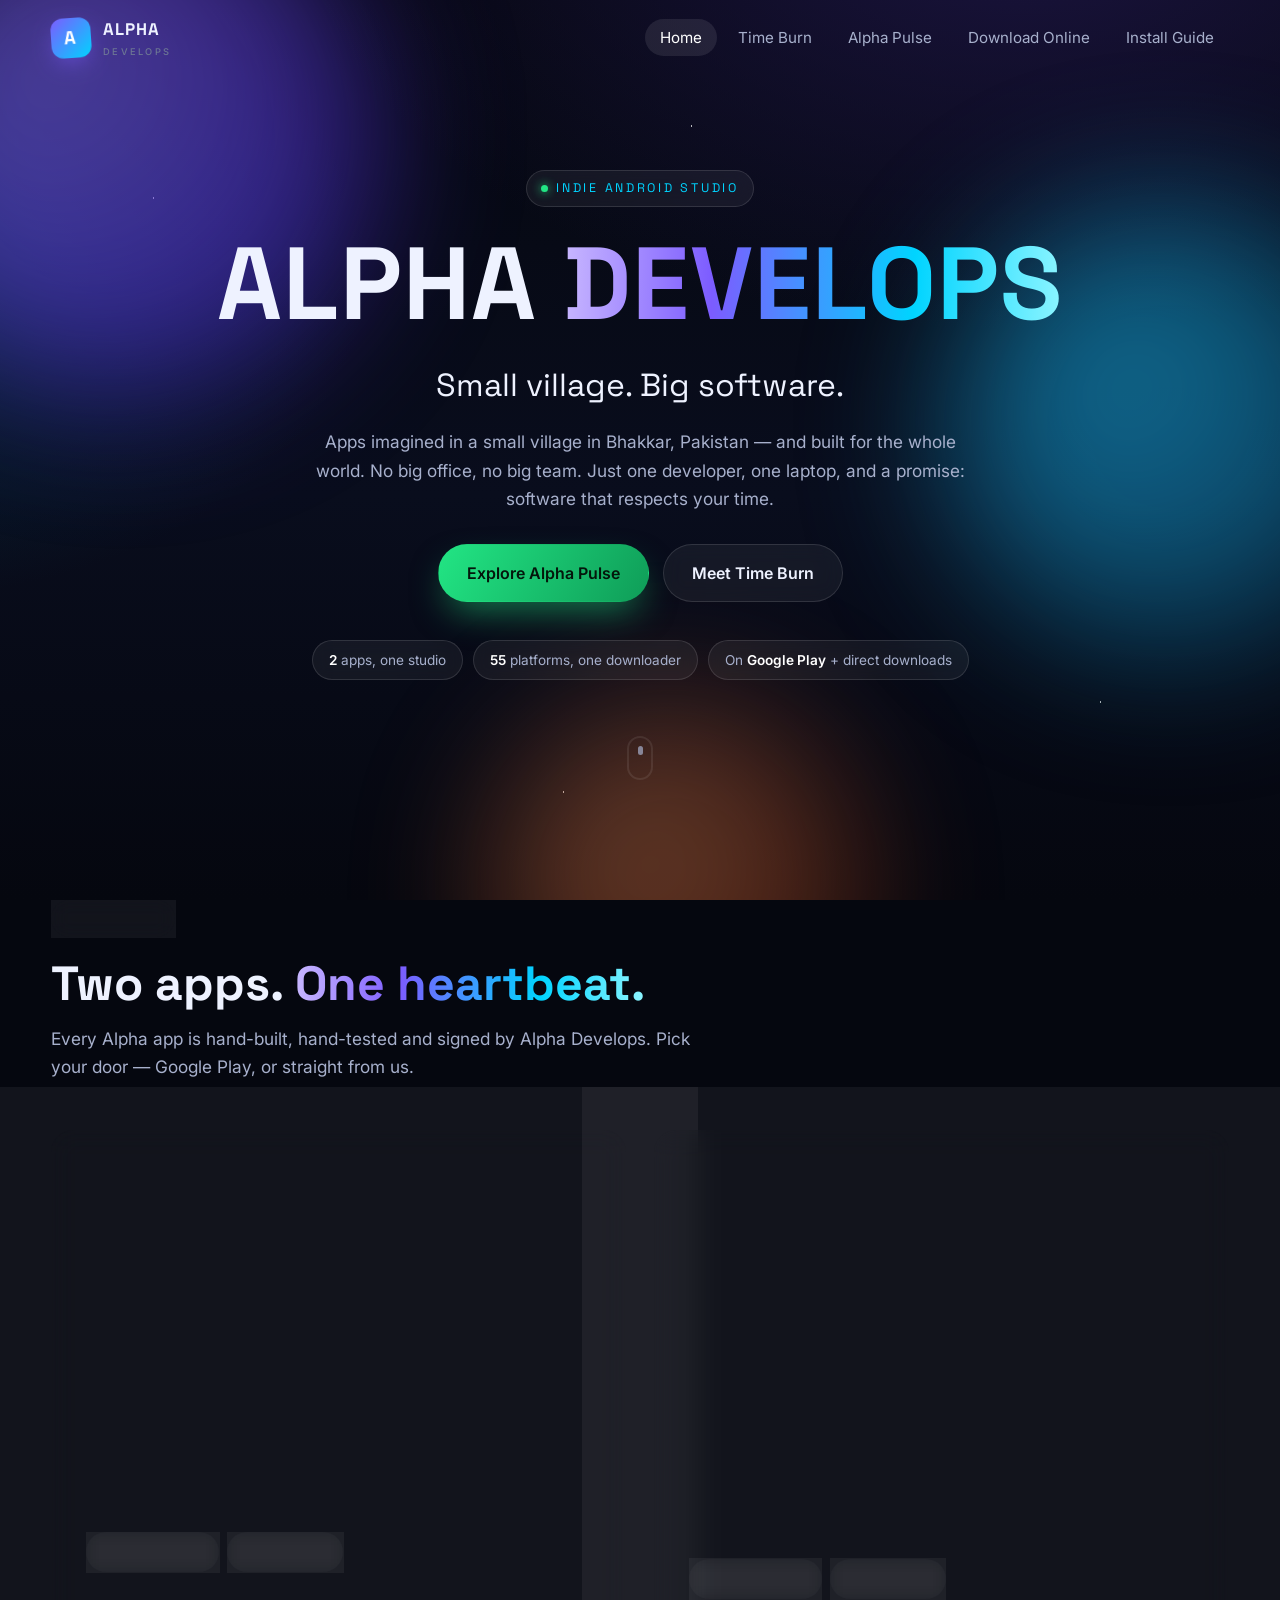
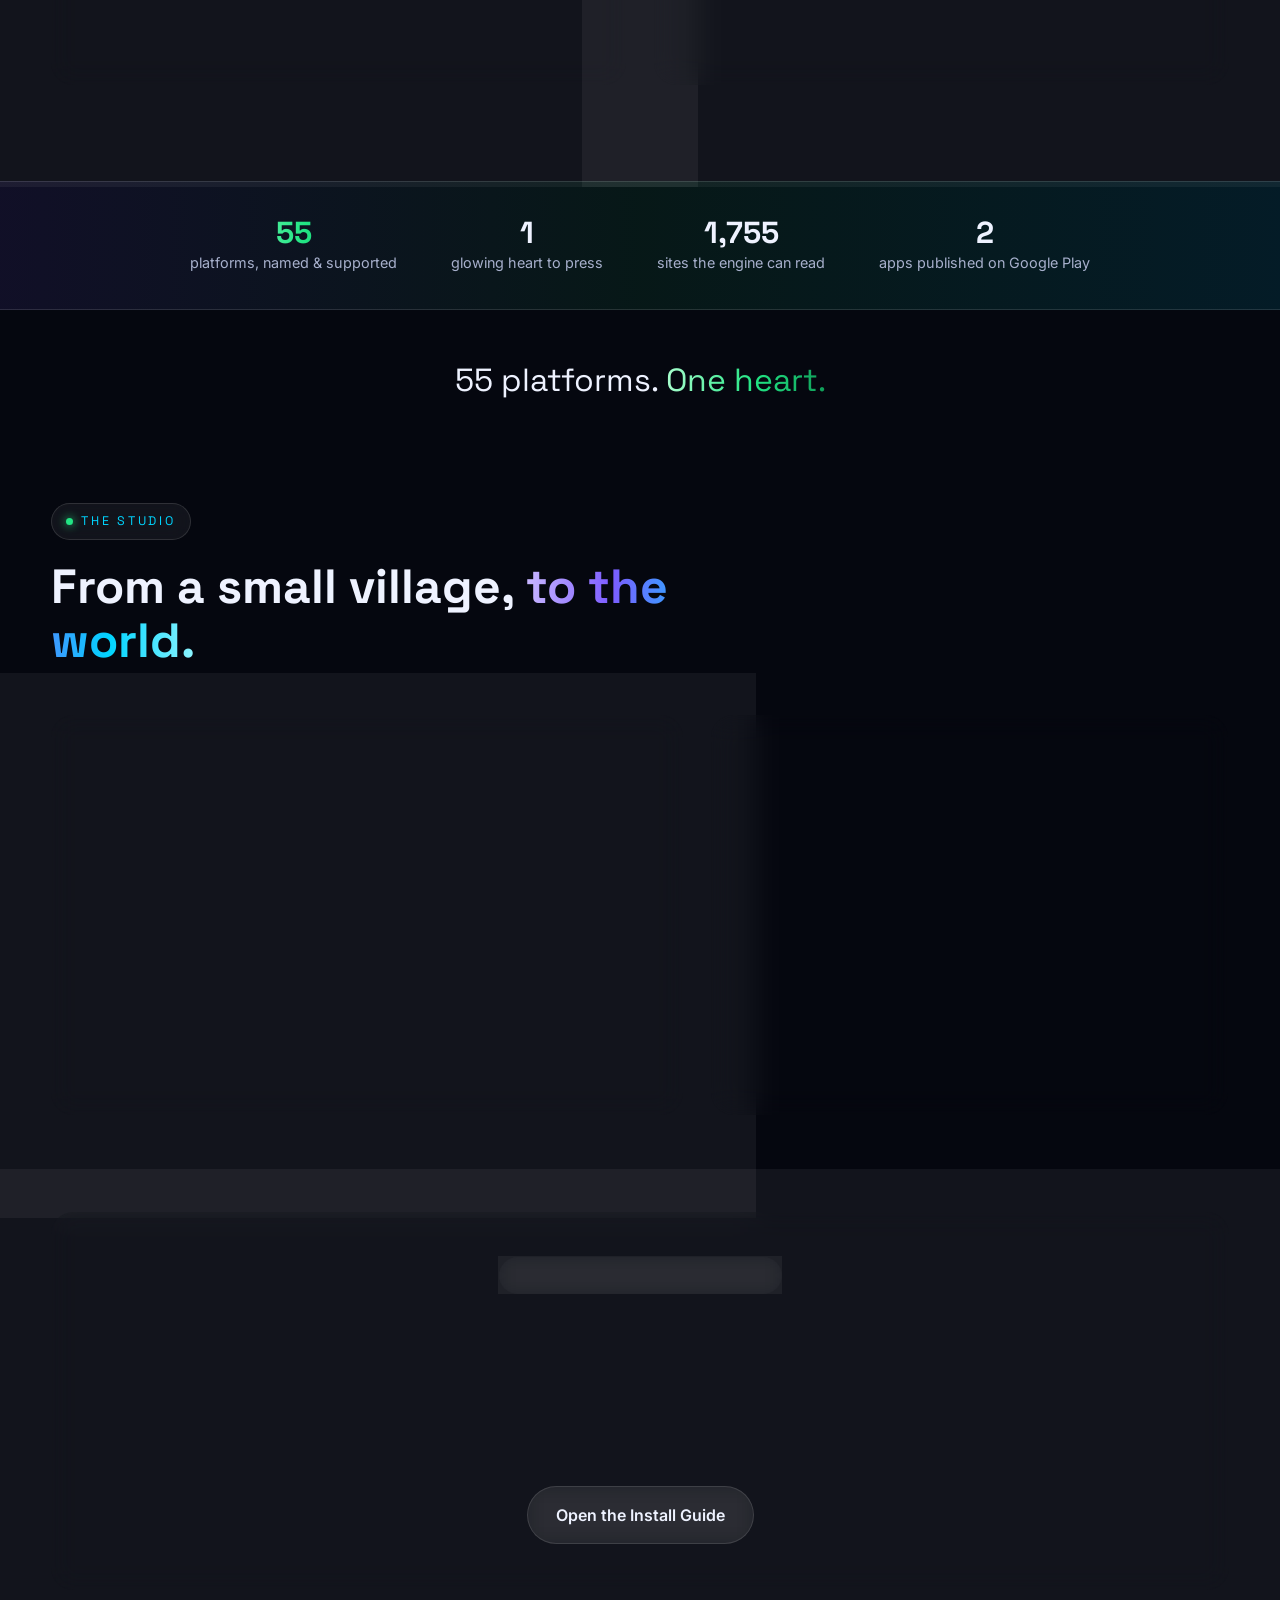
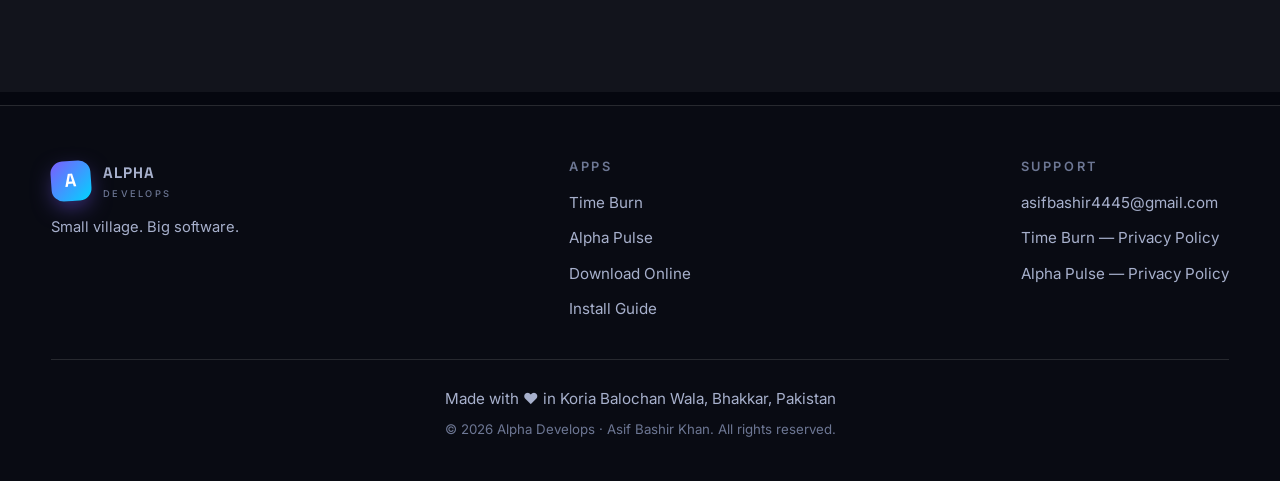
<file: index.html>
<!DOCTYPE html>
<html lang="en">
<head>
<meta charset="UTF-8">
<meta name="viewport" content="width=device-width, initial-scale=1.0">
<title>Alpha Develops — Small village. Big software.</title>
<meta name="description" content="Alpha Develops is an indie Android studio by Asif Bashir Khan. Home of Time Burn and Alpha Pulse. Made with pride in Koria Balochan Wala, Bhakkar, Pakistan.">
<link rel="preconnect" href="https://fonts.googleapis.com">
<link rel="preconnect" href="https://fonts.gstatic.com" crossorigin>
<link href="https://fonts.googleapis.com/css2?family=Inter:wght@400;500;600&family=Space+Grotesk:wght@500;600;700&display=swap" rel="stylesheet">
<link rel="stylesheet" href="styles.css">
<link rel="icon" href="data:image/svg+xml,%3Csvg xmlns='http://www.w3.org/2000/svg' viewBox='0 0 64 64'%3E%3Cdefs%3E%3ClinearGradient id='g' x1='0' y1='0' x2='1' y2='1'%3E%3Cstop offset='0' stop-color='%237c5cff'/%3E%3Cstop offset='1' stop-color='%2300d4ff'/%3E%3C/linearGradient%3E%3C/defs%3E%3Crect width='64' height='64' rx='14' fill='url(%23g)'/%3E%3Ctext x='32' y='44' font-family='Arial' font-weight='bold' font-size='34' fill='white' text-anchor='middle'%3EA%3C/text%3E%3C/svg%3E">
</head>
<body>

<div class="cosmos" aria-hidden="true">
  <div class="stars"></div>
  <div class="orb orb-a"></div>
  <div class="orb orb-b"></div>
  <div class="orb orb-c"></div>
</div>
<div class="cursor-glow" aria-hidden="true"></div>

<header class="site-header">
  <div class="wrap nav">
    <a class="logo" href="index.html" aria-label="Alpha Develops — home">
      <span class="logo-mark" aria-hidden="true">A</span>
      <span>ALPHA<small>Develops</small></span>
    </a>
    <button class="nav-toggle" aria-label="Open menu" aria-expanded="false" aria-controls="main-nav"><span></span></button>
    <nav aria-label="Main">
      <ul class="nav-links" id="main-nav">
        <li><a href="index.html" aria-current="page">Home</a></li>
        <li><a href="time-burn.html">Time Burn</a></li>
        <li><a href="alpha-pulse.html">Alpha Pulse</a></li>
        <li><a href="download.html">Download Online</a></li>
        <li><a href="install.html">Install Guide</a></li>
      </ul>
    </nav>
  </div>
</header>

<main>
  <!-- ================= HERO ================= -->
  <section class="hero">
    <div class="wrap">
      <span class="eyebrow reveal">Indie Android Studio</span>
      <h1 class="reveal reveal-d1">Alpha <span class="grad-text">Develops</span></h1>
      <p class="tagline reveal reveal-d2">Small village. Big software.</p>
      <p class="lede reveal reveal-d2">Apps imagined in a small village in Bhakkar, Pakistan — and built for the whole world. No big office, no big team. Just one developer, one laptop, and a promise: software that respects your time.</p>
      <div class="btn-row reveal reveal-d3">
        <a class="btn btn-apk" href="alpha-pulse.html">Explore Alpha Pulse</a>
        <a class="btn btn-ghost" href="time-burn.html">Meet Time Burn</a>
      </div>
      <div class="hero-badges reveal reveal-d3">
        <span class="chip"><b>2</b> apps, one studio</span>
        <span class="chip"><b>55</b> platforms, one downloader</span>
        <span class="chip">On <b>Google Play</b> + direct downloads</span>
      </div>
      <div class="scroll-hint" aria-hidden="true"></div>
    </div>
  </section>

  <!-- ================= APPS SHOWCASE ================= -->
  <section aria-labelledby="apps-title" style="padding-top:30px">
    <div class="wrap">
      <div class="section-head reveal">
        <span class="eyebrow">The Apps</span>
        <h2 id="apps-title">Two apps. <span class="grad-text">One heartbeat.</span></h2>
        <p class="lede">Every Alpha app is hand-built, hand-tested and signed by Alpha Develops. Pick your door — Google Play, or straight from us.</p>
      </div>

      <div class="apps-grid tilt-scene">
        <!-- Time Burn card -->
        <a class="app-card glass tilt reveal" href="time-burn.html" aria-label="Time Burn — see the app page">
          <span class="tilt-shine" aria-hidden="true"></span>
          <div class="app-visual tilt-pop" aria-hidden="true">
            <div class="candle-stage">
              <div class="candle-glow"></div>
              <div class="candle">
                <div class="flame"></div>
                <div class="wick"></div>
                <div class="wax" style="height:118px"></div>
              </div>
              <div class="candle-plate"></div>
            </div>
          </div>
          <span class="app-kicker">Time · Goals · Focus</span>
          <h3>Time <span class="ember-text">Burn</span></h3>
          <p>Your countdowns and goals, drawn as a burning candle. Watch the wax melt and you will never see your time the same way again.</p>
          <div class="app-meta">
            <span class="chip">On Google Play</span>
            <span class="chip">+ Direct APK</span>
          </div>
          <span class="go tilt-pop">See Time Burn <span class="arrow" aria-hidden="true">→</span></span>
        </a>

        <!-- Alpha Pulse card -->
        <a class="app-card glass tilt downloader reveal reveal-d1" href="alpha-pulse.html" aria-label="Alpha Pulse — see the app page">
          <span class="tilt-shine" aria-hidden="true"></span>
          <div class="app-visual tilt-pop" aria-hidden="true">
            <div class="heart-stage">
              <div class="heart-halo"></div>
              <div class="heart-ring"></div>
              <svg class="heart-svg" viewBox="0 0 100 100" role="img" aria-label="Glowing green heart">
                <defs>
                  <linearGradient id="hg-home" x1="0" y1="0" x2="0" y2="1">
                    <stop offset="0" stop-color="#5cffab"/><stop offset="1" stop-color="#0f9d58"/>
                  </linearGradient>
                </defs>
                <path fill="url(#hg-home)" d="M50 86C22 64 8 48 8 31.5 8 17.9 18.6 8 31 8c8 0 15.4 4.3 19 10.7C53.6 12.3 61 8 69 8c12.4 0 23 9.9 23 23.5C92 48 78 64 50 86z"/>
                <path fill="#eafff3" opacity=".85" d="M50 66l-14-15h8V36h12v15h8z"/>
              </svg>
              <span class="heart-caption"><b>Tap</b> = video · <b>Hold</b> = audio</span>
            </div>
          </div>
          <span class="app-kicker">Video · Audio · 55 Platforms</span>
          <h3>Alpha <span class="heart-text">Pulse</span></h3>
          <p>One glowing heart that pulls videos and music from 55 platforms — with a private vault and a full player. Now officially on Google Play, and right here as a direct APK.</p>
          <div class="app-meta">
            <span class="chip">On Google Play</span>
            <span class="chip">+ Direct APK</span>
          </div>
          <span class="go tilt-pop">See Alpha Pulse <span class="arrow" aria-hidden="true">→</span></span>
        </a>
      </div>
    </div>
  </section>

  <!-- ================= STRIP ================= -->
  <div class="strip" role="region" aria-label="Alpha Pulse in numbers">
    <div class="wrap strip-inner reveal">
      <div class="stat"><b class="heart-text">55</b><span>platforms, named &amp; supported</span></div>
      <div class="stat"><b>1</b><span>glowing heart to press</span></div>
      <div class="stat"><b>1,755</b><span>sites the engine can read</span></div>
      <div class="stat"><b>2</b><span>apps published on Google Play</span></div>
    </div>
  </div>
  <p style="text-align:center;font-family:var(--font-display);font-size:clamp(1.3rem,3.4vw,2rem);padding:44px 5% 0" class="reveal">55 platforms. <span class="heart-text">One heart.</span></p>

  <!-- ================= STORY ================= -->
  <section aria-labelledby="studio-title">
    <div class="wrap">
      <div class="section-head reveal">
        <span class="eyebrow">The Studio</span>
        <h2 id="studio-title">From a small village, <span class="grad-text">to the world.</span></h2>
      </div>
      <div class="story-grid">
        <article class="story-card glass reveal">
          <p>Alpha Develops is the studio of <strong style="color:#fff">Asif Bashir Khan</strong> — an indie developer from <strong style="color:#fff">Koria Balochan Wala</strong>, a small village in Bhakkar, Pakistan, whose name the world had never heard. He decided the world would hear it from his apps.</p>
          <p>Every Alpha app carries the village's name with pride — not as a footnote, but as a flag. Because talent is not born in big cities only. It is born wherever a young person decides to begin.</p>
          <p>Time Burn launched on Google Play in September 2026. Alpha Pulse followed — bigger, bolder — and in November 2026 it was approved and published on Google Play too, joining Time Burn there, with this site as its second door.</p>
        </article>
        <div class="big-quote reveal reveal-d1">
          <blockquote>“If a son of this little village can reach the world, you can too.”</blockquote>
          <cite>— The Alpha Develops promise, carried inside every app</cite>
        </div>
      </div>
    </div>
  </section>

  <!-- ================= INSTALL TEASER ================= -->
  <section style="padding-top:0" aria-labelledby="install-teaser-title">
    <div class="wrap">
      <div class="cta-band glass reveal">
        <span class="eyebrow">New to direct downloads?</span>
        <h2 id="install-teaser-title">Installing from here takes <span class="grad-text">two minutes.</span></h2>
        <p>Android shows a few extra taps when an app comes straight from its maker instead of a store. Our friendly guide walks you through every screen — with pictures of each step.</p>
        <div class="btn-row">
          <a class="btn btn-ghost" href="install.html">Open the Install Guide</a>
        </div>
      </div>
    </div>
  </section>
</main>

<footer class="site-footer">
  <div class="wrap">
    <div class="footer-grid">
      <div class="footer-col">
        <a class="logo" href="index.html" aria-label="Alpha Develops — home">
          <span class="logo-mark" aria-hidden="true">A</span>
          <span>ALPHA<small>Develops</small></span>
        </a>
        <p style="color:var(--ink-dim);font-size:.92rem;margin-top:14px;max-width:30ch">Small village. Big software.</p>
      </div>
      <nav class="footer-col" aria-label="Apps">
        <h3>Apps</h3>
        <ul>
          <li><a href="time-burn.html">Time Burn</a></li>
          <li><a href="alpha-pulse.html">Alpha Pulse</a></li>
          <li><a href="download.html">Download Online</a></li>
          <li><a href="install.html">Install Guide</a></li>
        </ul>
      </nav>
      <div class="footer-col">
        <h3>Support</h3>
        <ul>
          <li><a href="mailto:asifbashir4445@gmail.com">asifbashir4445@gmail.com</a></li>
          <li><a href="https://asifbashir4445.github.io/Time-Burn-Privacy-Policy/" rel="noopener">Time Burn — Privacy Policy</a></li>
          <li><a href="https://asifbashir4445.github.io/alpha-downloader-privacy-policy/" rel="noopener">Alpha Pulse — Privacy Policy</a></li>
        </ul>
      </div>
    </div>
    <p class="footer-credit">Made with ❤️ in Koria Balochan Wala, Bhakkar, Pakistan
      <span class="copy">© 2026 Alpha Develops · Asif Bashir Khan. All rights reserved.</span>
    </p>
  </div>
</footer>

<script src="site.js"></script>
</body>
</html>
</file>
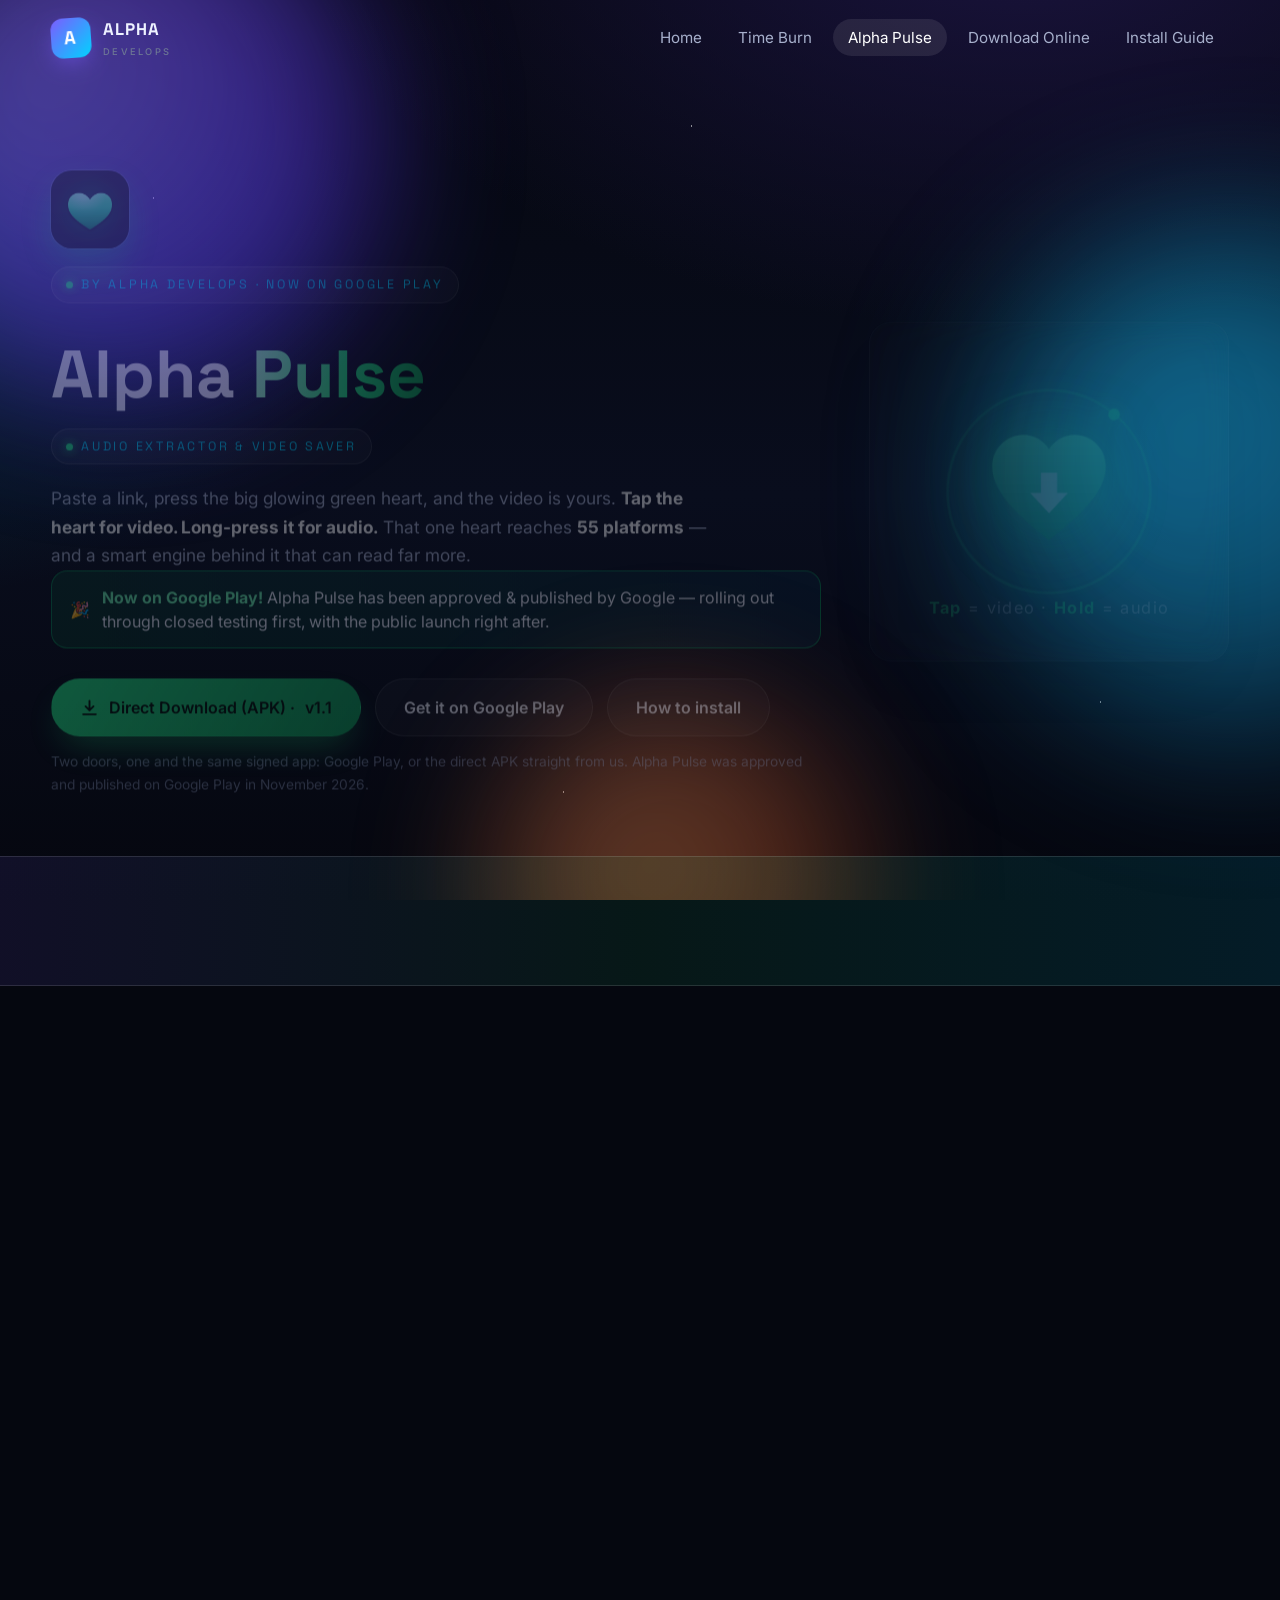
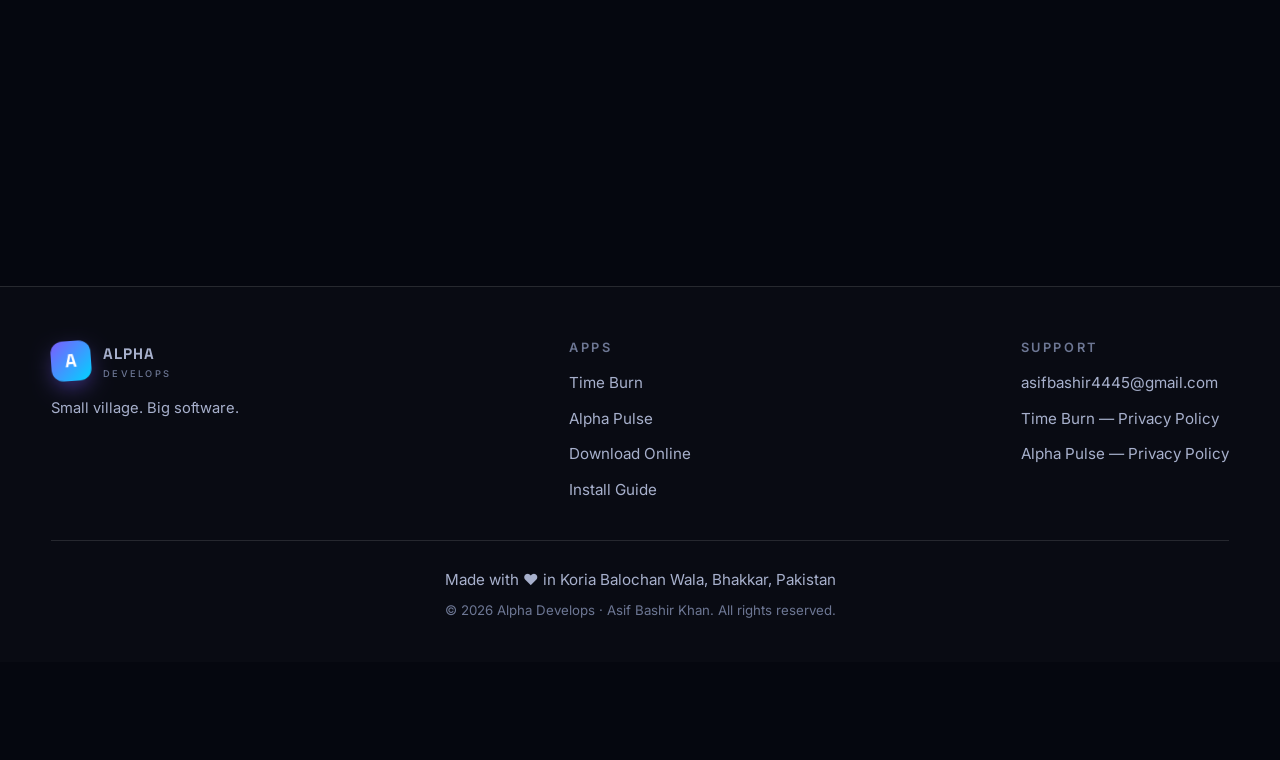
<file: alpha-downloader.html>
<!DOCTYPE html>
<html lang="en">
<head>
<meta charset="UTF-8">
<meta name="viewport" content="width=device-width, initial-scale=1.0">
<title>Alpha Pulse — Alpha Develops</title>
<meta http-equiv="refresh" content="0; url=alpha-pulse.html">
<link rel="canonical" href="alpha-pulse.html">
<style>body{margin:0;background:#0B0E12;color:#C7D0D8;font-family:Georgia,'Times New Roman',serif;display:flex;min-height:100vh;align-items:center;justify-content:center;text-align:center}a{color:#2BEE8A}</style>
</head>
<body>
<p>Alpha Downloader is now <strong>Alpha Pulse</strong>.<br>
Taking you to the new page: <a href="alpha-pulse.html">Alpha Pulse — Audio Extractor &amp; Video Saver</a></p>
</body>
</html>
</file>
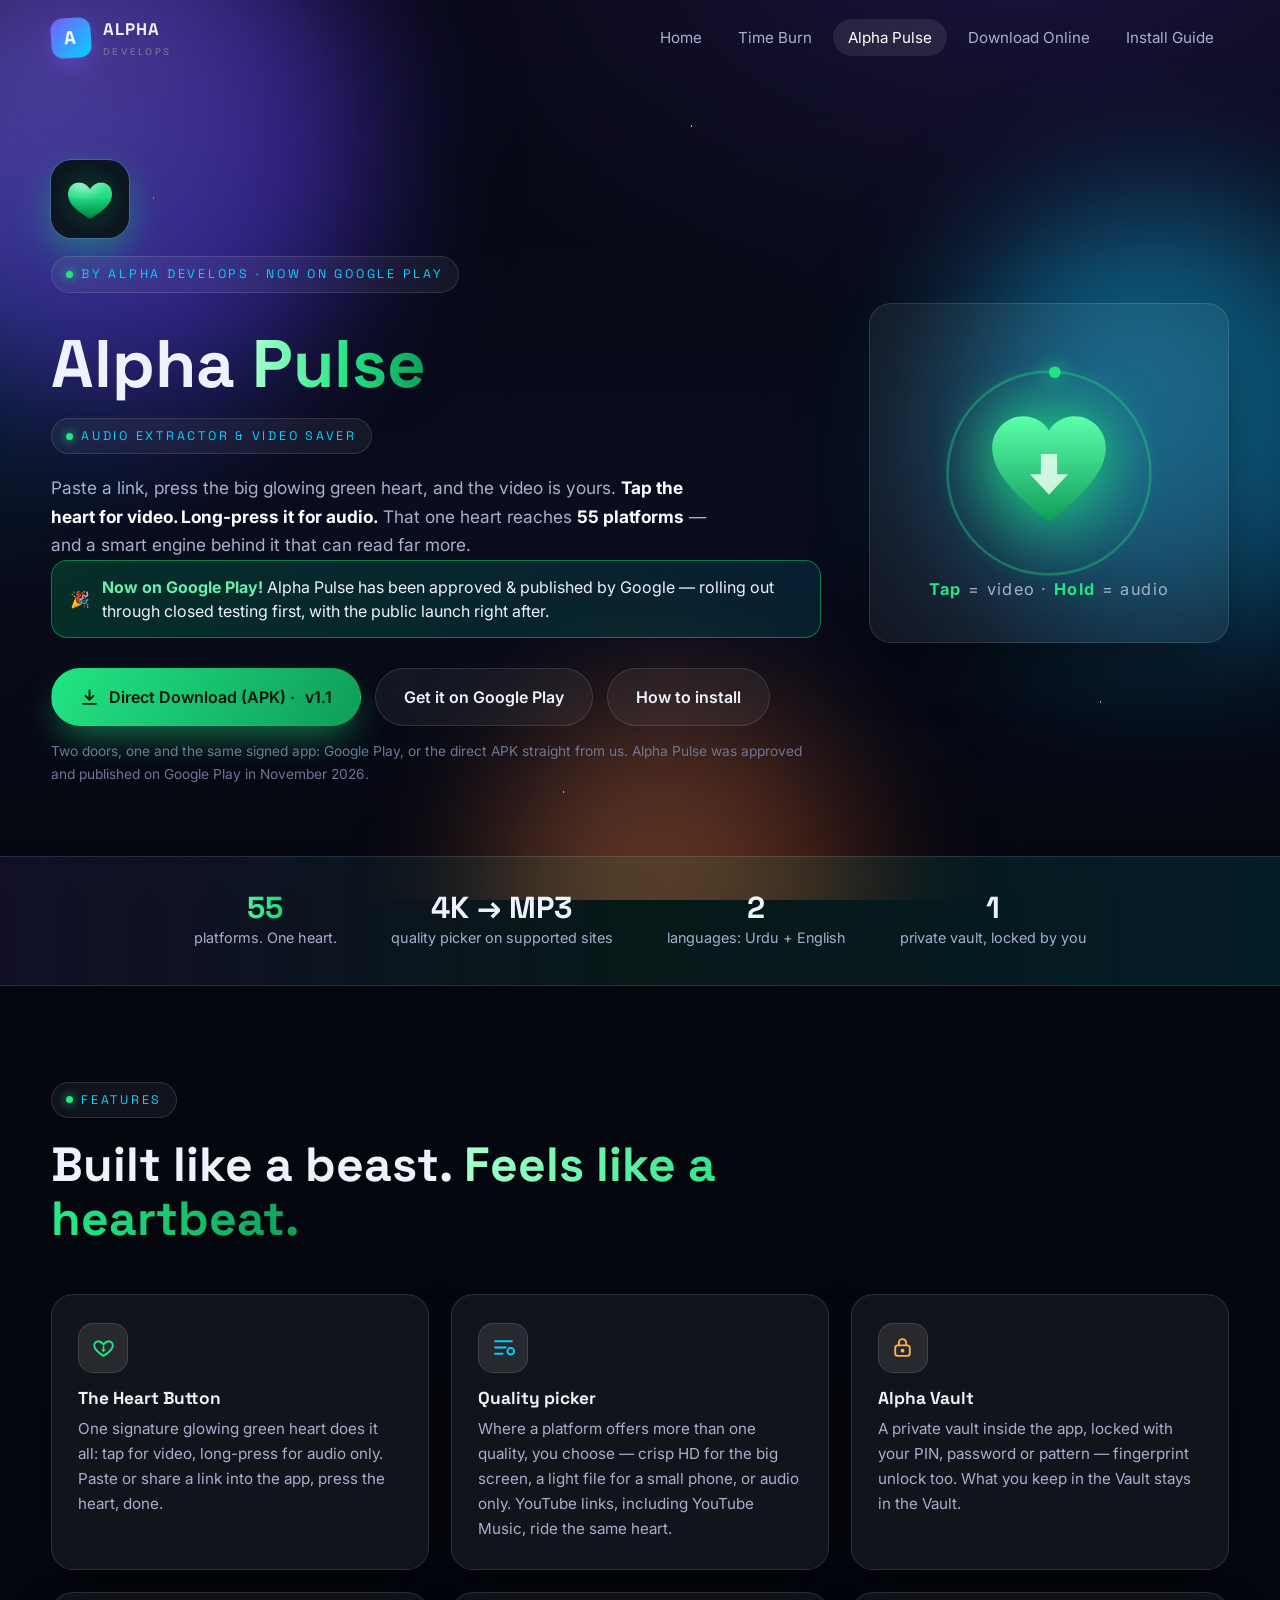
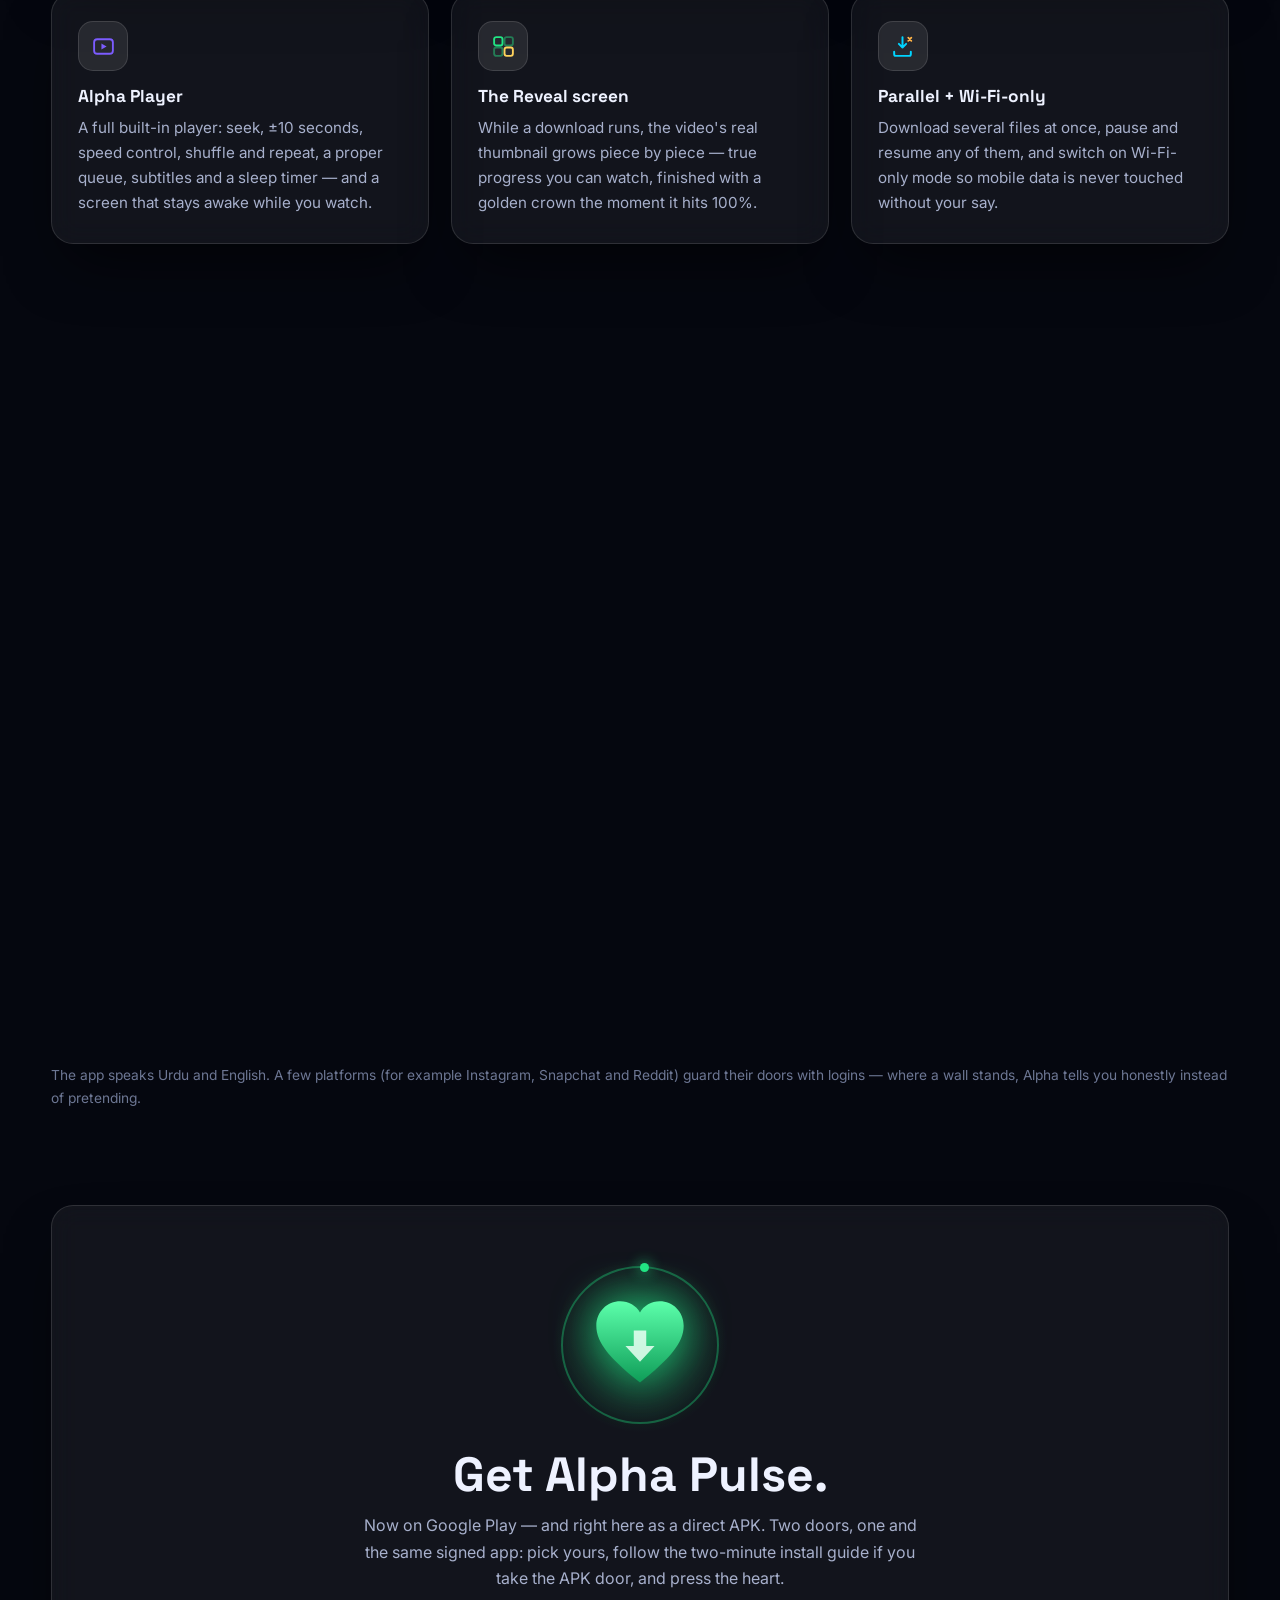
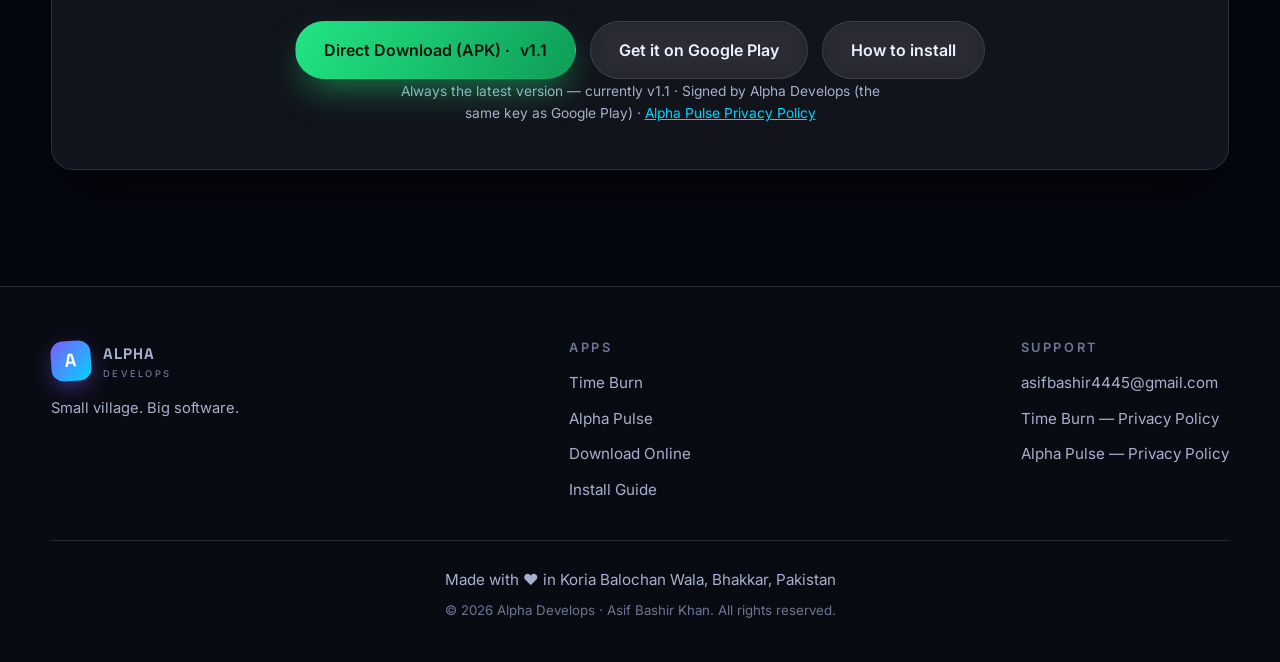
<file: alpha-pulse.html>
<!DOCTYPE html>
<html lang="en">
<head>
<meta charset="UTF-8">
<meta name="viewport" content="width=device-width, initial-scale=1.0">
<title>Alpha Pulse — Alpha Develops</title>
<meta name="description" content="Alpha Pulse — Audio Extractor & Video Saver. Extract audio in a heartbeat, save videos from 55 platforms, keep them in a private vault. Now on Google Play — and as a direct APK from Alpha Develops.">
<link rel="preconnect" href="https://fonts.googleapis.com">
<link rel="preconnect" href="https://fonts.gstatic.com" crossorigin>
<link href="https://fonts.googleapis.com/css2?family=Inter:wght@400;500;600&family=Space+Grotesk:wght@500;600;700&display=swap" rel="stylesheet">
<link rel="stylesheet" href="styles.css">
<link rel="icon" type="image/png" href="alpha-pulse-icon.png">
</head>
<body>

<div class="cosmos" aria-hidden="true">
  <div class="stars"></div>
  <div class="orb orb-a"></div>
  <div class="orb orb-b"></div>
  <div class="orb orb-c"></div>
</div>
<div class="cursor-glow" aria-hidden="true"></div>

<header class="site-header">
  <div class="wrap nav">
    <a class="logo" href="index.html" aria-label="Alpha Develops — home">
      <span class="logo-mark" aria-hidden="true">A</span>
      <span>ALPHA<small>Develops</small></span>
    </a>
    <button class="nav-toggle" aria-label="Open menu" aria-expanded="false" aria-controls="main-nav"><span></span></button>
    <nav aria-label="Main">
      <ul class="nav-links" id="main-nav">
        <li><a href="index.html">Home</a></li>
        <li><a href="time-burn.html">Time Burn</a></li>
        <li><a href="alpha-pulse.html" aria-current="page">Alpha Pulse</a></li>
        <li><a href="download.html">Download Online</a></li>
        <li><a href="install.html">Install Guide</a></li>
      </ul>
    </nav>
  </div>
</header>

<main>
  <!-- ================= APP HERO ================= -->
  <section class="app-hero">
    <div class="wrap app-hero-grid">
      <div class="reveal">
        <img class="app-icon-img" src="alpha-pulse-icon.png" alt="Alpha Pulse app icon" style="margin-bottom:18px">
        <span class="eyebrow">By Alpha Develops · Now on Google Play</span>
        <h1>Alpha <span class="heart-text">Pulse</span></h1>
        <span class="eyebrow">Audio Extractor &amp; Video Saver</span>
        <p class="lede">Paste a link, press the big glowing green heart, and the video is yours. <strong style="color:#fff">Tap the heart for video. Long-press it for audio.</strong> That one heart reaches <strong style="color:#fff">55 platforms</strong> — and a smart engine behind it that can read far more.</p>
        <p class="play-shout"><span aria-hidden="true">🎉</span><span><b>Now on Google Play!</b> Alpha Pulse has been approved &amp; published by Google — rolling out through closed testing first, with the public launch right after.</span></p>
        <div class="btn-row">
          <a class="btn btn-apk" href="https://github.com/asifbashir4445/alpha-develops-site/releases/latest/download/alpha-pulse.apk" download aria-label="Download the Alpha Pulse APK directly">
            <svg width="19" height="19" viewBox="0 0 24 24" fill="none" aria-hidden="true"><path d="M12 3v12m0 0l-5-5m5 5l5-5M4 20h16" stroke="currentColor" stroke-width="2.4" stroke-linecap="round" stroke-linejoin="round"/></svg>
            Direct Download (APK) · <span data-apk-version>v1.1</span>
          </a>
          <a class="btn btn-ghost" href="https://play.google.com/store/apps/details?id=com.alphadevelops.alphapulse" rel="noopener">Get it on Google Play</a>
          <a class="btn btn-ghost" href="install.html">How to install</a>
        </div>
        <p class="btn-note">Two doors, one and the same signed app: Google Play, or the direct APK straight from us. Alpha Pulse was approved and published on Google Play in November 2026.</p>
      </div>

      <div class="app-visual-panel glass tilt reveal reveal-d1">
        <span class="tilt-shine" aria-hidden="true"></span>
        <div class="heart-stage tilt-pop" style="transform:scale(1.3)" aria-hidden="true">
          <div class="heart-halo"></div>
          <div class="heart-ring"></div>
          <svg class="heart-svg" viewBox="0 0 100 100" role="img" aria-label="The glowing green heart button">
            <defs>
              <linearGradient id="hg-page" x1="0" y1="0" x2="0" y2="1">
                <stop offset="0" stop-color="#5cffab"/><stop offset="1" stop-color="#0f9d58"/>
              </linearGradient>
            </defs>
            <path fill="url(#hg-page)" d="M50 86C22 64 8 48 8 31.5 8 17.9 18.6 8 31 8c8 0 15.4 4.3 19 10.7C53.6 12.3 61 8 69 8c12.4 0 23 9.9 23 23.5C92 48 78 64 50 86z"/>
            <path fill="#eafff3" opacity=".85" d="M50 66l-14-15h8V36h12v15h8z"/>
          </svg>
          <span class="heart-caption"><b>Tap</b> = video · <b>Hold</b> = audio</span>
        </div>
      </div>
    </div>
  </section>

  <!-- ================= STRIP ================= -->
  <div class="strip" role="region" aria-label="Alpha Pulse in numbers">
    <div class="wrap strip-inner reveal">
      <div class="stat"><b class="heart-text">55</b><span>platforms. One heart.</span></div>
      <div class="stat"><b>4K → MP3</b><span>quality picker on supported sites</span></div>
      <div class="stat"><b>2</b><span>languages: Urdu + English</span></div>
      <div class="stat"><b>1</b><span>private vault, locked by you</span></div>
    </div>
  </div>

  <!-- ================= FEATURES ================= -->
  <section aria-labelledby="ad-features-title">
    <div class="wrap">
      <div class="section-head reveal">
        <span class="eyebrow">Features</span>
        <h2 id="ad-features-title">Built like a beast. <span class="heart-text">Feels like a heartbeat.</span></h2>
      </div>
      <div class="features">
        <article class="feature glass reveal">
          <div class="f-icon" aria-hidden="true"><svg viewBox="0 0 24 24" fill="none"><path d="M12 20s-6.7-4.1-8.5-8C2.2 9.2 3.9 6 6.9 6c1.9 0 3.4 1 5.1 3 1.7-2 3.2-3 5.1-3 3 0 4.7 3.2 3.4 6-1.8 3.9-8.5 8-8.5 8z" stroke="#22e584" stroke-width="1.8" stroke-linejoin="round"/><path d="M12 16.5L9.6 14h1.7V10h1.4v4h1.7z" fill="#22e584"/></svg></div>
          <h3>The Heart Button</h3>
          <p>One signature glowing green heart does it all: tap for video, long-press for audio only. Paste or share a link into the app, press the heart, done.</p>
        </article>
        <article class="feature glass reveal reveal-d1">
          <div class="f-icon" aria-hidden="true"><svg viewBox="0 0 24 24" fill="none"><path d="M4 6h16M4 12h10M4 18h7" stroke="#00d4ff" stroke-width="2" stroke-linecap="round"/><circle cx="19" cy="15.5" r="3.2" stroke="#00d4ff" stroke-width="1.8"/></svg></div>
          <h3>Quality picker</h3>
          <p>Where a platform offers more than one quality, you choose — crisp HD for the big screen, a light file for a small phone, or audio only. YouTube links, including YouTube Music, ride the same heart.</p>
        </article>
        <article class="feature glass reveal reveal-d2">
          <div class="f-icon" aria-hidden="true"><svg viewBox="0 0 24 24" fill="none"><rect x="5" y="10" width="14" height="10" rx="2.5" stroke="#ffb347" stroke-width="1.8"/><path d="M8.5 10V7.5a3.5 3.5 0 017 0V10" stroke="#ffb347" stroke-width="1.8"/><circle cx="12" cy="15" r="1.8" fill="#ffb347"/></svg></div>
          <h3>Alpha Vault</h3>
          <p>A private vault inside the app, locked with your PIN, password or pattern — fingerprint unlock too. What you keep in the Vault stays in the Vault.</p>
        </article>
        <article class="feature glass reveal">
          <div class="f-icon" aria-hidden="true"><svg viewBox="0 0 24 24" fill="none"><rect x="3" y="5" width="18" height="14" rx="3" stroke="#7c5cff" stroke-width="1.8"/><path d="M10 9.2v5.6L15 12z" fill="#7c5cff"/></svg></div>
          <h3>Alpha Player</h3>
          <p>A full built-in player: seek, ±10 seconds, speed control, shuffle and repeat, a proper queue, subtitles and a sleep timer — and a screen that stays awake while you watch.</p>
        </article>
        <article class="feature glass reveal reveal-d1">
          <div class="f-icon" aria-hidden="true"><svg viewBox="0 0 24 24" fill="none"><rect x="3" y="3" width="8" height="8" rx="2" stroke="#22e584" stroke-width="1.8"/><rect x="13" y="3" width="8" height="8" rx="2" stroke="#22e584" stroke-width="1.8" opacity=".45"/><rect x="3" y="13" width="8" height="8" rx="2" stroke="#22e584" stroke-width="1.8" opacity=".45"/><rect x="13" y="13" width="8" height="8" rx="2" stroke="#ffd35c" stroke-width="1.8"/></svg></div>
          <h3>The Reveal screen</h3>
          <p>While a download runs, the video's real thumbnail grows piece by piece — true progress you can watch, finished with a golden crown the moment it hits 100%.</p>
        </article>
        <article class="feature glass reveal reveal-d2">
          <div class="f-icon" aria-hidden="true"><svg viewBox="0 0 24 24" fill="none"><path d="M12 3v10m0 0L8.5 9.5M12 13l3.5-3.5" stroke="#00d4ff" stroke-width="1.9" stroke-linecap="round" stroke-linejoin="round"/><path d="M4 17v2.5A1.5 1.5 0 005.5 21h13a1.5 1.5 0 001.5-1.5V17" stroke="#00d4ff" stroke-width="1.9" stroke-linecap="round"/><path d="M17.5 3.5l3 3m0-3l-3 3" stroke="#ffb347" stroke-width="1.7" stroke-linecap="round"/></svg></div>
          <h3>Parallel + Wi-Fi-only</h3>
          <p>Download several files at once, pause and resume any of them, and switch on Wi-Fi-only mode so mobile data is never touched without your say.</p>
        </article>
      </div>
    </div>
  </section>

  <!-- ================= PLATFORMS ================= -->
  <section style="padding-top:0" aria-labelledby="platforms-title">
    <div class="wrap">
      <div class="section-head reveal">
        <span class="eyebrow">Supported Platforms</span>
        <h2 id="platforms-title">55 platforms. <span class="heart-text">One heart.</span></h2>
        <p class="lede">These are the names Alpha knows by heart. And behind them sits a reading engine that understands well over a thousand more sites — paste any public video link and the heart will try its best.</p>
      </div>

      <div class="glass reveal" style="padding:36px 34px">
        <div class="plat-group">
          <h3>Main platforms</h3>
          <div class="plat-cloud">
            <span class="plat hot">YouTube</span><span class="plat hot">TikTok</span><span class="plat hot">Facebook</span><span class="plat hot">X (Twitter)</span><span class="plat hot">Telegram</span><span class="plat hot">Instagram</span><span class="plat hot">Snapchat</span><span class="plat hot">Twitch</span><span class="plat hot">Dailymotion</span><span class="plat hot">SoundCloud</span><span class="plat hot">Vimeo</span><span class="plat hot">Pinterest</span><span class="plat hot">SnackVideo</span><span class="plat hot">Reddit</span><span class="plat hot">Streamable</span>
          </div>
        </div>
        <div class="plat-group" style="margin-bottom:0">
          <h3>And many more</h3>
          <div class="plat-cloud">
            <span class="plat">Likee</span><span class="plat">Kwai</span><span class="plat">Moj</span><span class="plat">Josh</span><span class="plat">Triller</span><span class="plat">ShareChat</span><span class="plat">Chingari</span><span class="plat">Threads</span><span class="plat">LinkedIn</span><span class="plat">Tumblr</span><span class="plat">VK</span><span class="plat">Bluesky</span><span class="plat">9GAG</span><span class="plat">Imgur</span><span class="plat">Rumble</span><span class="plat">Odysee</span><span class="plat">BitChute</span><span class="plat">Bilibili</span><span class="plat">NicoVideo</span><span class="plat">Weibo</span><span class="plat">Xiaohongshu</span><span class="plat">Aparat</span><span class="plat">Rutube</span><span class="plat">OK</span><span class="plat">Loom</span><span class="plat">Wistia</span><span class="plat">Viddsee</span><span class="plat">Internet Archive</span><span class="plat">TED</span><span class="plat">ARTE</span><span class="plat">Kick</span><span class="plat">Nimo TV</span><span class="plat">SOOP</span><span class="plat">Bandcamp</span><span class="plat">Mixcloud</span><span class="plat">Audiomack</span><span class="plat">Apple Podcasts</span><span class="plat">HearThis</span><span class="plat">ReverbNation</span><span class="plat">PeerTube</span>
          </div>
        </div>
      </div>
      <p class="btn-note reveal" style="margin-top:18px">The app speaks Urdu and English. A few platforms (for example Instagram, Snapchat and Reddit) guard their doors with logins — where a wall stands, Alpha tells you honestly instead of pretending.</p>
    </div>
  </section>

  <!-- ================= DOWNLOAD CTA ================= -->
  <section style="padding-top:0" aria-labelledby="ad-get-title">
    <div class="wrap">
      <div class="cta-band glass reveal">
        <div class="heart-stage" style="margin:0 auto 8px" aria-hidden="true">
          <div class="heart-halo"></div>
          <div class="heart-ring"></div>
          <svg class="heart-svg" viewBox="0 0 100 100" aria-hidden="true">
            <path fill="url(#hg-page)" d="M50 86C22 64 8 48 8 31.5 8 17.9 18.6 8 31 8c8 0 15.4 4.3 19 10.7C53.6 12.3 61 8 69 8c12.4 0 23 9.9 23 23.5C92 48 78 64 50 86z"/>
            <path fill="#eafff3" opacity=".85" d="M50 66l-14-15h8V36h12v15h8z"/>
          </svg>
        </div>
        <h2 id="ad-get-title">Get Alpha Pulse.</h2>
        <p>Now on Google Play — and right here as a direct APK. Two doors, one and the same signed app: pick yours, follow the two-minute install guide if you take the APK door, and press the heart.</p>
        <div class="btn-row">
          <a class="btn btn-apk" href="https://github.com/asifbashir4445/alpha-develops-site/releases/latest/download/alpha-pulse.apk" download>Direct Download (APK) · <span data-apk-version>v1.1</span></a>
          <a class="btn btn-ghost" href="https://play.google.com/store/apps/details?id=com.alphadevelops.alphapulse" rel="noopener">Get it on Google Play</a>
          <a class="btn btn-ghost" href="install.html">How to install</a>
        </div>
        <p class="btn-note">Always the latest version — currently <span data-apk-version>v1.1</span> · Signed by Alpha Develops (the same key as Google Play) · <a href="https://asifbashir4445.github.io/alpha-downloader-privacy-policy/" rel="noopener" style="color:var(--brand-2)">Alpha Pulse Privacy Policy</a></p>
      </div>
    </div>
  </section>
</main>

<footer class="site-footer">
  <div class="wrap">
    <div class="footer-grid">
      <div class="footer-col">
        <a class="logo" href="index.html" aria-label="Alpha Develops — home">
          <span class="logo-mark" aria-hidden="true">A</span>
          <span>ALPHA<small>Develops</small></span>
        </a>
        <p style="color:var(--ink-dim);font-size:.92rem;margin-top:14px;max-width:30ch">Small village. Big software.</p>
      </div>
      <nav class="footer-col" aria-label="Apps">
        <h3>Apps</h3>
        <ul>
          <li><a href="time-burn.html">Time Burn</a></li>
          <li><a href="alpha-pulse.html">Alpha Pulse</a></li>
          <li><a href="download.html">Download Online</a></li>
          <li><a href="install.html">Install Guide</a></li>
        </ul>
      </nav>
      <div class="footer-col">
        <h3>Support</h3>
        <ul>
          <li><a href="mailto:asifbashir4445@gmail.com">asifbashir4445@gmail.com</a></li>
          <li><a href="https://asifbashir4445.github.io/Time-Burn-Privacy-Policy/" rel="noopener">Time Burn — Privacy Policy</a></li>
          <li><a href="https://asifbashir4445.github.io/alpha-downloader-privacy-policy/" rel="noopener">Alpha Pulse — Privacy Policy</a></li>
        </ul>
      </div>
    </div>
    <p class="footer-credit">Made with ❤️ in Koria Balochan Wala, Bhakkar, Pakistan
      <span class="copy">© 2026 Alpha Develops · Asif Bashir Khan. All rights reserved.</span>
    </p>
  </div>
</footer>

<script src="site.js"></script>
</body>
</html>
</file>
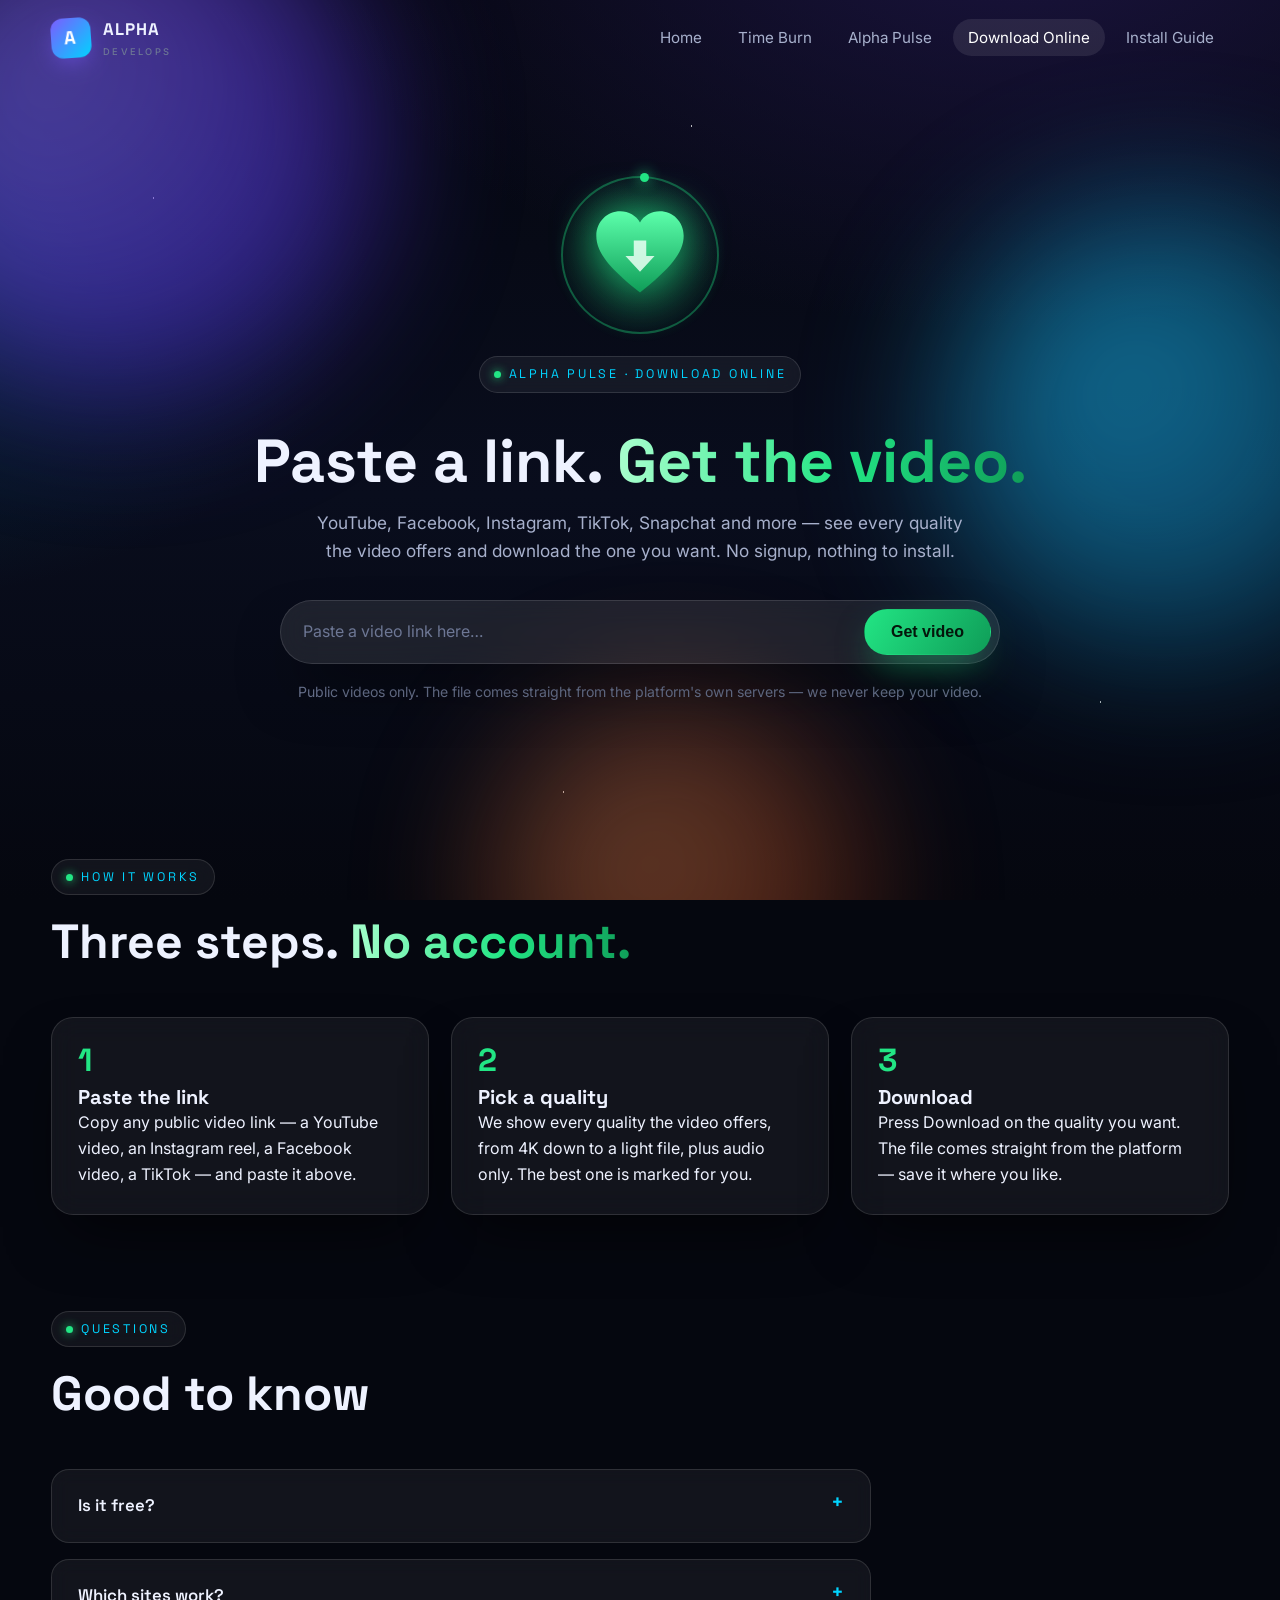
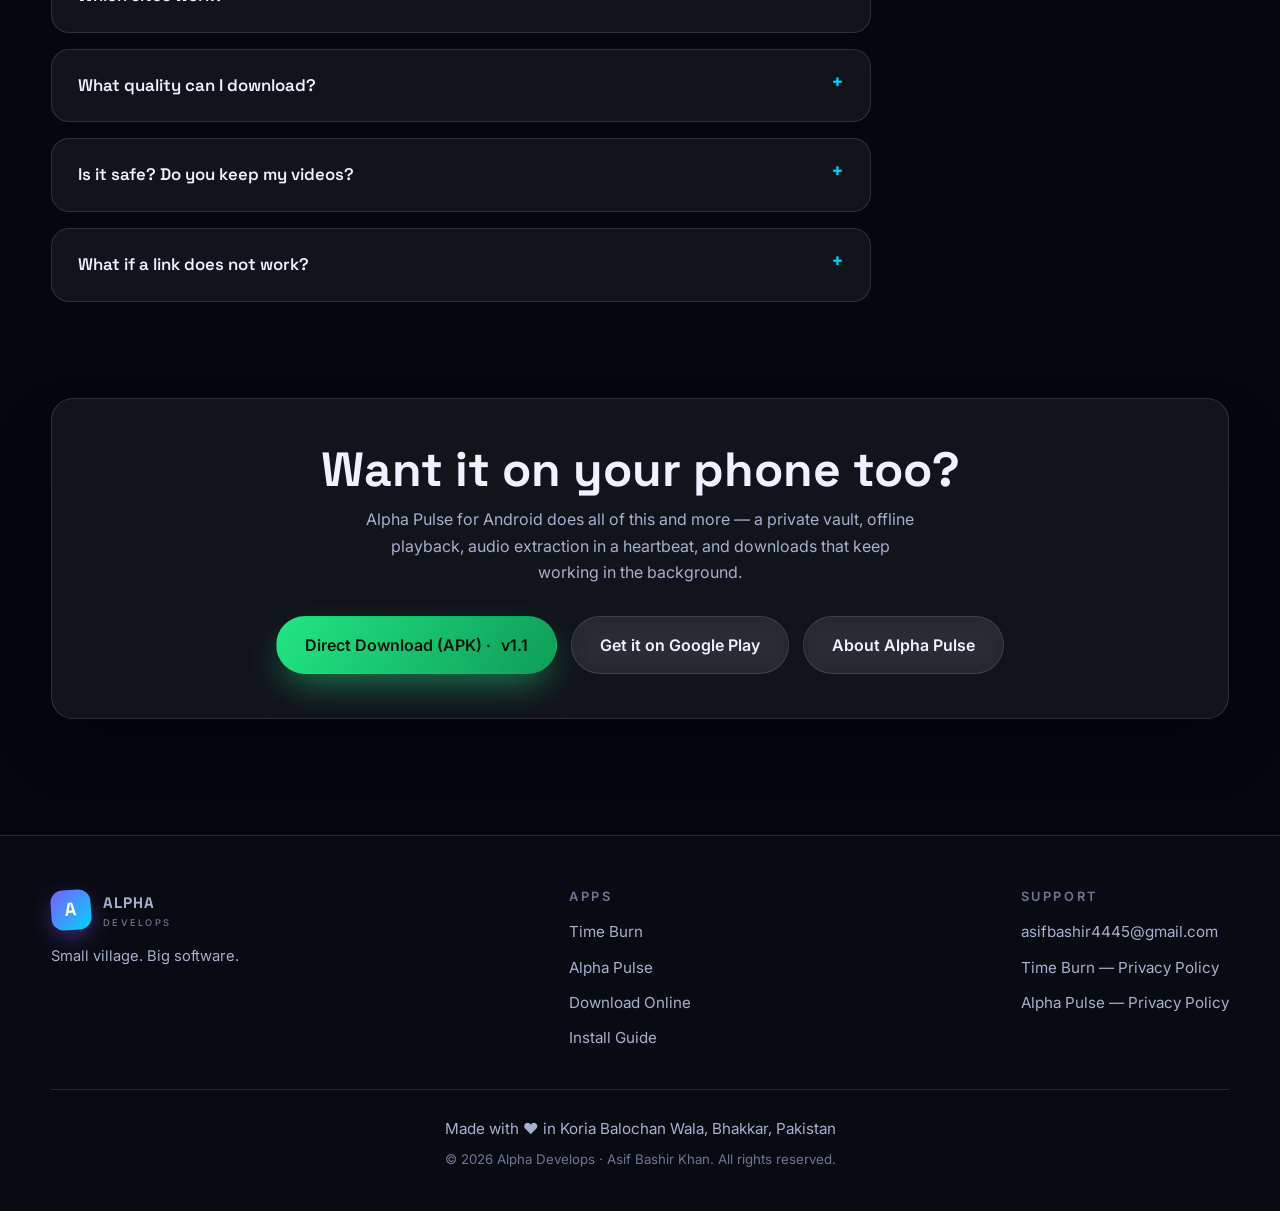
<file: download.html>
<!DOCTYPE html>
<html lang="en">
<head>
<meta charset="UTF-8">
<meta name="viewport" content="width=device-width, initial-scale=1.0">
<title>Download Online — Alpha Pulse · Alpha Develops</title>
<meta name="description" content="Alpha Pulse on the web — paste a video link, see every quality, download it. YouTube, Facebook, Instagram, TikTok and more. No signup, no install.">
<link rel="preconnect" href="https://fonts.googleapis.com">
<link rel="preconnect" href="https://fonts.gstatic.com" crossorigin>
<link href="https://fonts.googleapis.com/css2?family=Inter:wght@400;500;600&family=Space+Grotesk:wght@500;600;700&display=swap" rel="stylesheet">
<link rel="stylesheet" href="styles.css">
<link rel="icon" type="image/png" href="alpha-pulse-icon.png">
<style>
  .dl-hero{padding:160px 0 60px;text-align:center}
  .dl-hero h1{font-size:clamp(2.2rem,6vw,3.8rem);margin:14px 0 14px}
  .dl-hero .lede{margin:0 auto}
  .paste-box{max-width:720px;margin:34px auto 0;display:flex;gap:10px;background:var(--glass-strong);border:1px solid var(--stroke);border-radius:999px;padding:8px 8px 8px 22px;backdrop-filter:blur(14px);box-shadow:var(--shadow-lg)}
  .paste-box input{flex:1;min-width:0;background:none;border:0;outline:0;color:var(--ink);font:inherit;font-size:1rem}
  .paste-box input::placeholder{color:var(--ink-faint)}
  .paste-box .btn{flex:none;padding:13px 26px}
  @media (max-width:640px){.paste-box{flex-direction:column;border-radius:22px;padding:12px}.paste-box input{padding:10px 8px}.paste-box .btn{width:100%;justify-content:center}}
  .dl-note{font-size:.88rem;color:var(--ink-faint);margin-top:16px}
  .dl-result{max-width:820px;margin:0 auto 20px;text-align:left}
  .dl-card{padding:28px}
  .dl-card-head{display:flex;gap:20px;align-items:flex-start}
  .dl-thumb{width:200px;flex:none;border-radius:14px;overflow:hidden;border:1px solid var(--stroke);background:#0a0d17}
  .dl-thumb img{width:100%;height:auto;display:block}
  @media (max-width:640px){.dl-card-head{flex-direction:column}.dl-thumb{width:100%}}
  .dl-title{font-family:var(--font-display);font-size:1.25rem;line-height:1.3;margin-bottom:6px}
  .dl-meta{color:var(--ink-dim);font-size:.92rem}
  .dl-meta b{color:var(--ink)}
  .q-list{display:grid;gap:10px;margin-top:24px}
  .q-row{display:flex;align-items:center;gap:14px;background:rgba(255,255,255,.04);border:1px solid var(--stroke);border-radius:16px;padding:13px 16px}
  .q-row.best{border-color:rgba(34,229,132,.55);background:rgba(34,229,132,.07)}
  .q-label{font-family:var(--font-display);font-weight:700;font-size:1.05rem;min-width:86px}
  .q-tag{font-size:.75rem;letter-spacing:.06em;text-transform:uppercase;color:var(--heart);border:1px solid rgba(34,229,132,.4);border-radius:999px;padding:3px 10px;white-space:nowrap}
  .q-tag.muted{color:var(--ink-dim);border-color:var(--stroke)}
  .q-size{color:var(--ink-dim);font-size:.92rem;margin-left:auto;white-space:nowrap}
  .q-dl{flex:none;text-decoration:none;font-weight:600;font-size:.92rem;color:#04160b;background:linear-gradient(120deg,var(--heart),var(--heart-deep));padding:9px 18px;border-radius:999px;white-space:nowrap}
  .q-dl:hover{transform:translateY(-2px)}
  .q-dl.ghosty{background:var(--glass);color:var(--ink);border:1px solid var(--stroke)}
  .dl-error{color:#ffb4a8;background:rgba(255,82,82,.09);border:1px solid rgba(255,82,82,.35);border-radius:14px;padding:14px 18px;margin-top:20px;font-size:.97rem}
  .dl-loading{display:flex;align-items:center;gap:12px;justify-content:center;color:var(--ink-dim);padding:26px 0 6px}
  .dl-prep{color:#a8f0c6;background:rgba(0,230,118,.08);border:1px solid rgba(0,230,118,.35);border-radius:14px;padding:12px 16px;margin-top:16px;font-size:.95rem}
  .spin{width:22px;height:22px;border-radius:50%;border:3px solid rgba(34,229,132,.25);border-top-color:var(--heart);animation:spin 0.9s linear infinite;flex:none}
  @keyframes spin{to{transform:rotate(360deg)}}
  .dl-steps{display:grid;grid-template-columns:repeat(3,1fr);gap:22px}
  @media (max-width:820px){.dl-steps{grid-template-columns:1fr}}
  .dl-step{padding:26px}
  .dl-step b{font-family:var(--font-display);font-size:2rem;color:var(--heart);display:block;line-height:1;margin-bottom:10px}
</style>
</head>
<body>

<div class="cosmos" aria-hidden="true">
  <div class="stars"></div>
  <div class="orb orb-a"></div>
  <div class="orb orb-b"></div>
  <div class="orb orb-c"></div>
</div>
<div class="cursor-glow" aria-hidden="true"></div>

<header class="site-header">
  <div class="wrap nav">
    <a class="logo" href="index.html" aria-label="Alpha Develops — home">
      <span class="logo-mark" aria-hidden="true">A</span>
      <span>ALPHA<small>Develops</small></span>
    </a>
    <button class="nav-toggle" aria-label="Open menu" aria-expanded="false" aria-controls="main-nav"><span></span></button>
    <nav aria-label="Main">
      <ul class="nav-links" id="main-nav">
        <li><a href="index.html">Home</a></li>
        <li><a href="time-burn.html">Time Burn</a></li>
        <li><a href="alpha-pulse.html">Alpha Pulse</a></li>
        <li><a href="download.html" aria-current="page">Download Online</a></li>
        <li><a href="install.html">Install Guide</a></li>
      </ul>
    </nav>
  </div>
</header>

<main>
  <!-- ================= DOWNLOADER HERO ================= -->
  <section class="dl-hero">
    <div class="wrap">
      <div class="reveal">
        <div class="heart-stage" style="margin:0 auto 6px" aria-hidden="true">
          <div class="heart-halo"></div>
          <div class="heart-ring"></div>
          <svg class="heart-svg" viewBox="0 0 100 100" role="img" aria-label="The glowing green heart">
            <defs>
              <linearGradient id="hg-dl" x1="0" y1="0" x2="0" y2="1">
                <stop offset="0" stop-color="#5cffab"/><stop offset="1" stop-color="#0f9d58"/>
              </linearGradient>
            </defs>
            <path fill="url(#hg-dl)" d="M50 86C22 64 8 48 8 31.5 8 17.9 18.6 8 31 8c8 0 15.4 4.3 19 10.7C53.6 12.3 61 8 69 8c12.4 0 23 9.9 23 23.5C92 48 78 64 50 86z"/>
            <path fill="#eafff3" opacity=".85" d="M50 66l-14-15h8V36h12v15h8z"/>
          </svg>
        </div>
        <span class="eyebrow">Alpha Pulse · Download Online</span>
        <h1>Paste a link. <span class="heart-text">Get the video.</span></h1>
        <p class="lede">YouTube, Facebook, Instagram, TikTok, Snapchat and more — see every quality the video offers and download the one you want. No signup, nothing to install.</p>
        <form class="paste-box" id="dl-form">
          <input id="dl-url" type="url" inputmode="url" placeholder="Paste a video link here…" autocomplete="off" spellcheck="false" aria-label="Video link">
          <button class="btn btn-apk" type="submit" id="dl-go">Get video</button>
        </form>
        <p class="dl-note">Public videos only. The file comes straight from the platform's own servers — we never keep your video.</p>
      </div>
    </div>
  </section>

  <!-- ================= RESULT ================= -->
  <section style="padding-top:0" aria-live="polite">
    <div class="wrap">
      <div class="dl-result" id="dl-result" hidden>
        <div class="glass dl-card" id="dl-card"></div>
        <p class="dl-prep" id="dl-prep" hidden>Preparing your download — the file is being fetched, this takes a few seconds. Please wait, don't press again.</p>
      </div>
    </div>
  </section>

  <!-- ================= HOW IT WORKS ================= -->
  <section style="padding-top:0" aria-labelledby="dl-how-title">
    <div class="wrap">
      <div class="section-head reveal">
        <span class="eyebrow">How it works</span>
        <h2 id="dl-how-title">Three steps. <span class="heart-text">No account.</span></h2>
      </div>
      <div class="dl-steps">
        <article class="dl-step glass reveal"><b>1</b><h3>Paste the link</h3><p>Copy any public video link — a YouTube video, an Instagram reel, a Facebook video, a TikTok — and paste it above.</p></article>
        <article class="dl-step glass reveal reveal-d1"><b>2</b><h3>Pick a quality</h3><p>We show every quality the video offers, from 4K down to a light file, plus audio only. The best one is marked for you.</p></article>
        <article class="dl-step glass reveal reveal-d2"><b>3</b><h3>Download</h3><p>Press Download on the quality you want. The file comes straight from the platform — save it where you like.</p></article>
      </div>
    </div>
  </section>

  <!-- ================= FAQ ================= -->
  <section style="padding-top:0" aria-labelledby="dl-faq-title">
    <div class="wrap">
      <div class="section-head reveal">
        <span class="eyebrow">Questions</span>
        <h2 id="dl-faq-title">Good to know</h2>
      </div>
      <div class="faq reveal">
        <details><summary>Is it free?</summary><p>Yes — free, no signup and no limits for normal use. If you download on your phone every day, the Alpha Pulse Android app is the faster home for it, with a private vault and offline playback.</p></details>
        <details><summary>Which sites work?</summary><p>YouTube (videos and Shorts), Facebook, Instagram (reels and videos), TikTok, Snapchat, X, Twitch, Dailymotion, SoundCloud and many more — the same reading engine as the app. A few platforms guard their doors with logins; where a wall stands, we tell you honestly instead of pretending.</p></details>
        <details><summary>What quality can I download?</summary><p>MP4 video up to 4K where the platform offers it, and audio only where you just want the sound. Qualities marked "with sound" already have audio mixed in; "video only" ones are the picture track alone.</p></details>
        <details><summary>Is it safe? Do you keep my videos?</summary><p>We ask for no personal information and we never keep your video — the file passes through our server to your browser and is gone the moment it arrives. Only public videos work.</p></details>
        <details><summary>What if a link does not work?</summary><p>Some videos ask the platform to sign in first (YouTube does this for certain popular uploads). Try again in a little while, or open the same link in the Alpha Pulse app, which tries more ways in.</p></details>
      </div>
    </div>
  </section>

  <!-- ================= APP CTA ================= -->
  <section style="padding-top:0" aria-labelledby="dl-app-title">
    <div class="wrap">
      <div class="cta-band glass reveal">
        <h2 id="dl-app-title">Want it on your phone too?</h2>
        <p>Alpha Pulse for Android does all of this and more — a private vault, offline playback, audio extraction in a heartbeat, and downloads that keep working in the background.</p>
        <div class="btn-row">
          <a class="btn btn-apk" href="https://github.com/asifbashir4445/alpha-develops-site/releases/latest/download/alpha-pulse.apk" download>Direct Download (APK) · <span data-apk-version>v1.1</span></a>
          <a class="btn btn-ghost" href="https://play.google.com/store/apps/details?id=com.alphadevelops.alphapulse" rel="noopener">Get it on Google Play</a>
          <a class="btn btn-ghost" href="alpha-pulse.html">About Alpha Pulse</a>
        </div>
      </div>
    </div>
  </section>
</main>

<footer class="site-footer">
  <div class="wrap">
    <div class="footer-grid">
      <div class="footer-col">
        <a class="logo" href="index.html" aria-label="Alpha Develops — home">
          <span class="logo-mark" aria-hidden="true">A</span>
          <span>ALPHA<small>Develops</small></span>
        </a>
        <p style="color:var(--ink-dim);font-size:.92rem;margin-top:14px;max-width:30ch">Small village. Big software.</p>
      </div>
      <nav class="footer-col" aria-label="Apps">
        <h3>Apps</h3>
        <ul>
          <li><a href="time-burn.html">Time Burn</a></li>
          <li><a href="alpha-pulse.html">Alpha Pulse</a></li>
          <li><a href="download.html">Download Online</a></li>
          <li><a href="install.html">Install Guide</a></li>
        </ul>
      </nav>
      <div class="footer-col">
        <h3>Support</h3>
        <ul>
          <li><a href="mailto:asifbashir4445@gmail.com">asifbashir4445@gmail.com</a></li>
          <li><a href="https://asifbashir4445.github.io/Time-Burn-Privacy-Policy/" rel="noopener">Time Burn — Privacy Policy</a></li>
          <li><a href="https://asifbashir4445.github.io/alpha-downloader-privacy-policy/" rel="noopener">Alpha Pulse — Privacy Policy</a></li>
        </ul>
      </div>
    </div>
    <p class="footer-credit">Made with ❤️ in Koria Balochan Wala, Bhakkar, Pakistan
      <span class="copy">© 2026 Alpha Develops · Asif Bashir Khan. All rights reserved.</span>
    </p>
  </div>
</footer>

<script src="site.js"></script>
<script>
(function () {
  "use strict";
  var form = document.getElementById("dl-form");
  var input = document.getElementById("dl-url");
  var go = document.getElementById("dl-go");
  var resultBox = document.getElementById("dl-result");
  var card = document.getElementById("dl-card");
  if (!form) return;

  function esc(s) {
    return String(s == null ? "" : s).replace(/[&<>"']/g, function (c) {
      return { "&": "&amp;", "<": "&lt;", ">": "&gt;", '"': "&quot;", "'": "&#39;" }[c];
    });
  }
  function fmtSize(n) {
    if (!n || n <= 0) return "";
    var u = ["B", "KB", "MB", "GB"], i = 0, v = n;
    while (v >= 1024 && i < u.length - 1) { v /= 1024; i++; }
    return (v >= 100 ? Math.round(v) : v.toFixed(1)) + " " + u[i];
  }
  function fmtDur(s) {
    if (s == null || isNaN(s)) return "";
    s = Math.round(s);
    var m = Math.floor(s / 60), ss = s % 60;
    return m + ":" + (ss < 10 ? "0" : "") + ss;
  }
  function fileName(title, ext) {
    var t = String(title || "video").replace(/[\\/:*?"<>|]+/g, " ").replace(/\s+/g, " ").trim().slice(0, 80) || "video";
    return t + "." + (ext || "mp4");
  }
  function stdHeight(h) {
    var buckets = [2160, 1440, 1080, 720, 480, 360, 240, 144];
    for (var i = 0; i < buckets.length; i++) if (h >= buckets[i] - 40) return buckets[i];
    return h;
  }

  function rowHTML(f, label, tag, tagMuted, best) {
    var size = fmtSize(f.filesize);
    var name = fileName(card._title, f.ext);
    // Downloads go through the resolver relay (via our proxy): the relay
    // fetches the exact format with yt-dlp (web_download_path), which is
    // what gated CDNs like TikTok need — a plain fetch from a datacenter
    // gets refused. Falls back to the plain relay, then the direct link.
    var href = f.url;
    var path = f.web_download_path || f.relay_path;
    if (path) {
      href = "/api/download" + path.slice("/download".length) + "&n=" + encodeURIComponent(name);
    }
    return '<div class="q-row' + (best ? " best" : "") + '">' +
      '<span class="q-label">' + esc(label) + '</span>' +
      '<span class="q-tag' + (tagMuted ? " muted" : "") + '">' + esc(tag) + '</span>' +
      (best ? '<span class="q-tag">Best</span>' : "") +
      '<span class="q-size">' + esc(size) + '</span>' +
      '<a class="q-dl" href="' + esc(href) + '">Download</a>' +
      "</div>";
  }

  function render(d) {
    card._title = d.title || "video";
    var dur = fmtDur(d.duration);
    var ext = esc(d.extractor || "");
    var html = '<div class="dl-card-head">' +
      (d.thumbnail ? '<div class="dl-thumb"><img src="' + esc(d.thumbnail) + '" alt="" onerror="this.parentNode.style.display=\'none\'"></div>' : "") +
      '<div><div class="dl-title">' + esc(d.title || "Video") + "</div>" +
      '<div class="dl-meta">' +
      (ext ? "from <b>" + ext + "</b>" : "") +
      (dur ? " · " + esc(dur) : "") +
      "</div>" +
      '<p style="color:var(--ink-dim);font-size:.92rem;margin-top:10px">Pick a quality and press Download — the file saves straight to your device. "With sound" already has audio mixed in.</p>' +
      "</div></div>";

    var formats = (d.formats || []).filter(function (f) { return f.url; });
    var prog = formats.filter(function (f) { return f.vcodec && f.vcodec !== "none" && f.acodec && f.acodec !== "none"; });
    var vidOnly = formats.filter(function (f) { return f.vcodec && f.vcodec !== "none" && (!f.acodec || f.acodec === "none"); });
    var audOnly = formats.filter(function (f) { return (!f.vcodec || f.vcodec === "none") && f.acodec && f.acodec !== "none"; });

    function bestPerHeight(list) {
      var byH = {};
      list.forEach(function (f) {
        var h = f.height || 0;
        if (!h) return;
        var k = stdHeight(h);
        var cur = byH[k];
        if (!cur || (f.ext === "mp4" && cur.ext !== "mp4") || ((f.filesize || 0) > (cur.filesize || 0) && f.ext === cur.ext)) byH[k] = f;
      });
      return Object.keys(byH).map(Number).sort(function (a, b) { return b - a; }).map(function (k) { return byH[k]; });
    }

    var rows = "";
    var bestId = d.best && d.best.format_id;
    // One-tap best download above the list: the fewest steps — paste,
    // qualities appear on their own, one tap saves the best file.
    var best = d.best;
    if (best && best.url) {
      var bname = fileName(d.title, best.ext);
      var bhref = best.url;
      var bpath = best.web_download_path || best.relay_path;
      if (bpath) {
        bhref = "/api/download" + bpath.slice("/download".length) + "&n=" + encodeURIComponent(bname);
      }
      var blabel = (best.height ? best.height + "p" : "Best") + (best.filesize ? " · " + fmtSize(best.filesize) : "");
      html += '<div style="margin-top:22px"><a class="btn btn-apk" style="width:100%;justify-content:center" href="' + esc(bhref) + '">Download Best — ' + esc(blabel) + '</a></div>';
    }
    bestPerHeight(prog).forEach(function (f) {
      rows += rowHTML(f, (f.height || "") + "p", "with sound", false, f.format_id === bestId);
    });
    if (!prog.length) {
      bestPerHeight(vidOnly).forEach(function (f) {
        rows += rowHTML(f, (f.height || "") + "p", "video only", true, false);
      });
      if (vidOnly.length) rows += '<p style="color:var(--ink-dim);font-size:.9rem;margin-top:4px">These are picture-only files. For sound mixed in, use the Alpha Pulse app — it joins the sound for you.</p>';
    }
    var audio = d.audio || audOnly.sort(function (a, b) { return (b.abr || 0) - (a.abr || 0); })[0];
    if (audio) {
      rows += rowHTML(audio, "Audio", "MP3 / audio" + (audio.abr ? " · " + Math.round(audio.abr) + " kbps" : ""), false, false);
    }
    if (!rows) {
      rows = '<div class="dl-error">No downloadable file was found for this link. It may be private, or the platform may be asking to sign in. Try the Alpha Pulse app — it tries more ways in.</div>';
    }
    card.innerHTML = html + '<div class="q-list">' + rows + "</div>";
    resultBox.hidden = false;
    resultBox.scrollIntoView({ behavior: "smooth", block: "start" });
  }

  function showError(msg) {
    card.innerHTML = '<div class="dl-error">' + esc(msg) + "</div>";
    resultBox.hidden = false;
  }

  // The file takes a few seconds to fetch before the browser starts
  // saving it — show a note on tap so the wait is visible, not silent.
  var prepNote = document.getElementById("dl-prep");
  resultBox.addEventListener("click", function (e) {
    var a = e.target && e.target.closest ? e.target.closest("a") : null;
    if (a && (a.getAttribute("href") || "").indexOf("/api/download") === 0) {
      prepNote.hidden = false;
      prepNote.scrollIntoView({ behavior: "smooth", block: "nearest" });
    }
  });

  // Paste-and-go: pasting a link resolves it at once — no need to press
  // "Get video". Typed links still use the button.
  input.addEventListener("paste", function () {
    setTimeout(function () {
      if (input.value.trim()) form.requestSubmit();
    }, 60);
  });

  form.addEventListener("submit", function (e) {
    e.preventDefault();
    var url = input.value.trim();
    if (!url) { input.focus(); return; }
    go.disabled = true;
    go.textContent = "Reading…";
    resultBox.hidden = false;
    card.innerHTML = '<div class="dl-loading"><span class="spin"></span> Reading the video…</div>';
    fetch("/api/resolve", {
      method: "POST",
      headers: { "Content-Type": "application/json" },
      body: JSON.stringify({ url: url }),
    })
      .then(function (r) { return r.json().then(function (d) { return { ok: r.ok, d: d }; }); })
      .then(function (o) {
        if (!o.ok) {
          showError((o.d && o.d.message) || "That video could not be read. Try again, or use the Alpha Pulse app.");
          return;
        }
        render(o.d);
      })
      .catch(function () {
        showError("The downloader could not be reached. Check your connection and try again.");
      })
      .finally(function () {
        go.disabled = false;
        go.textContent = "Get video";
      });
  });
})();
</script>
</body>
</html>
</file>
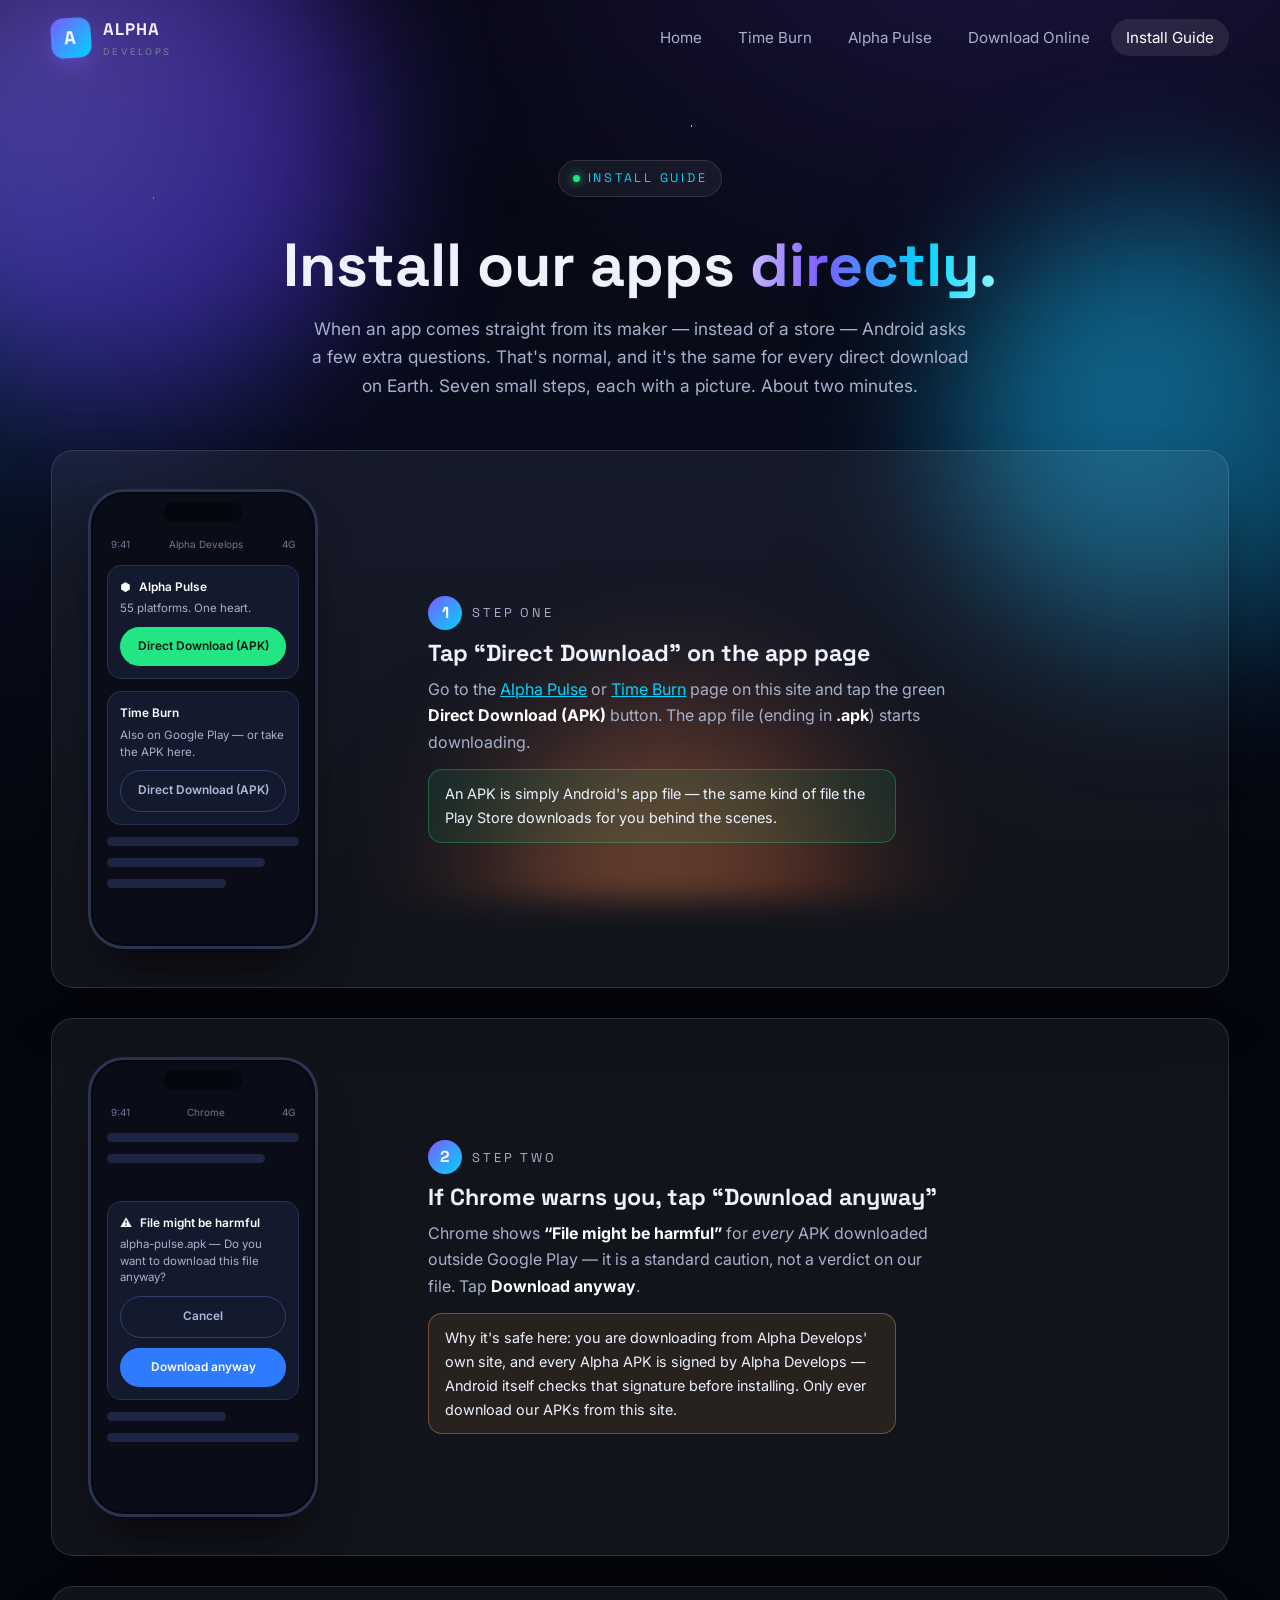
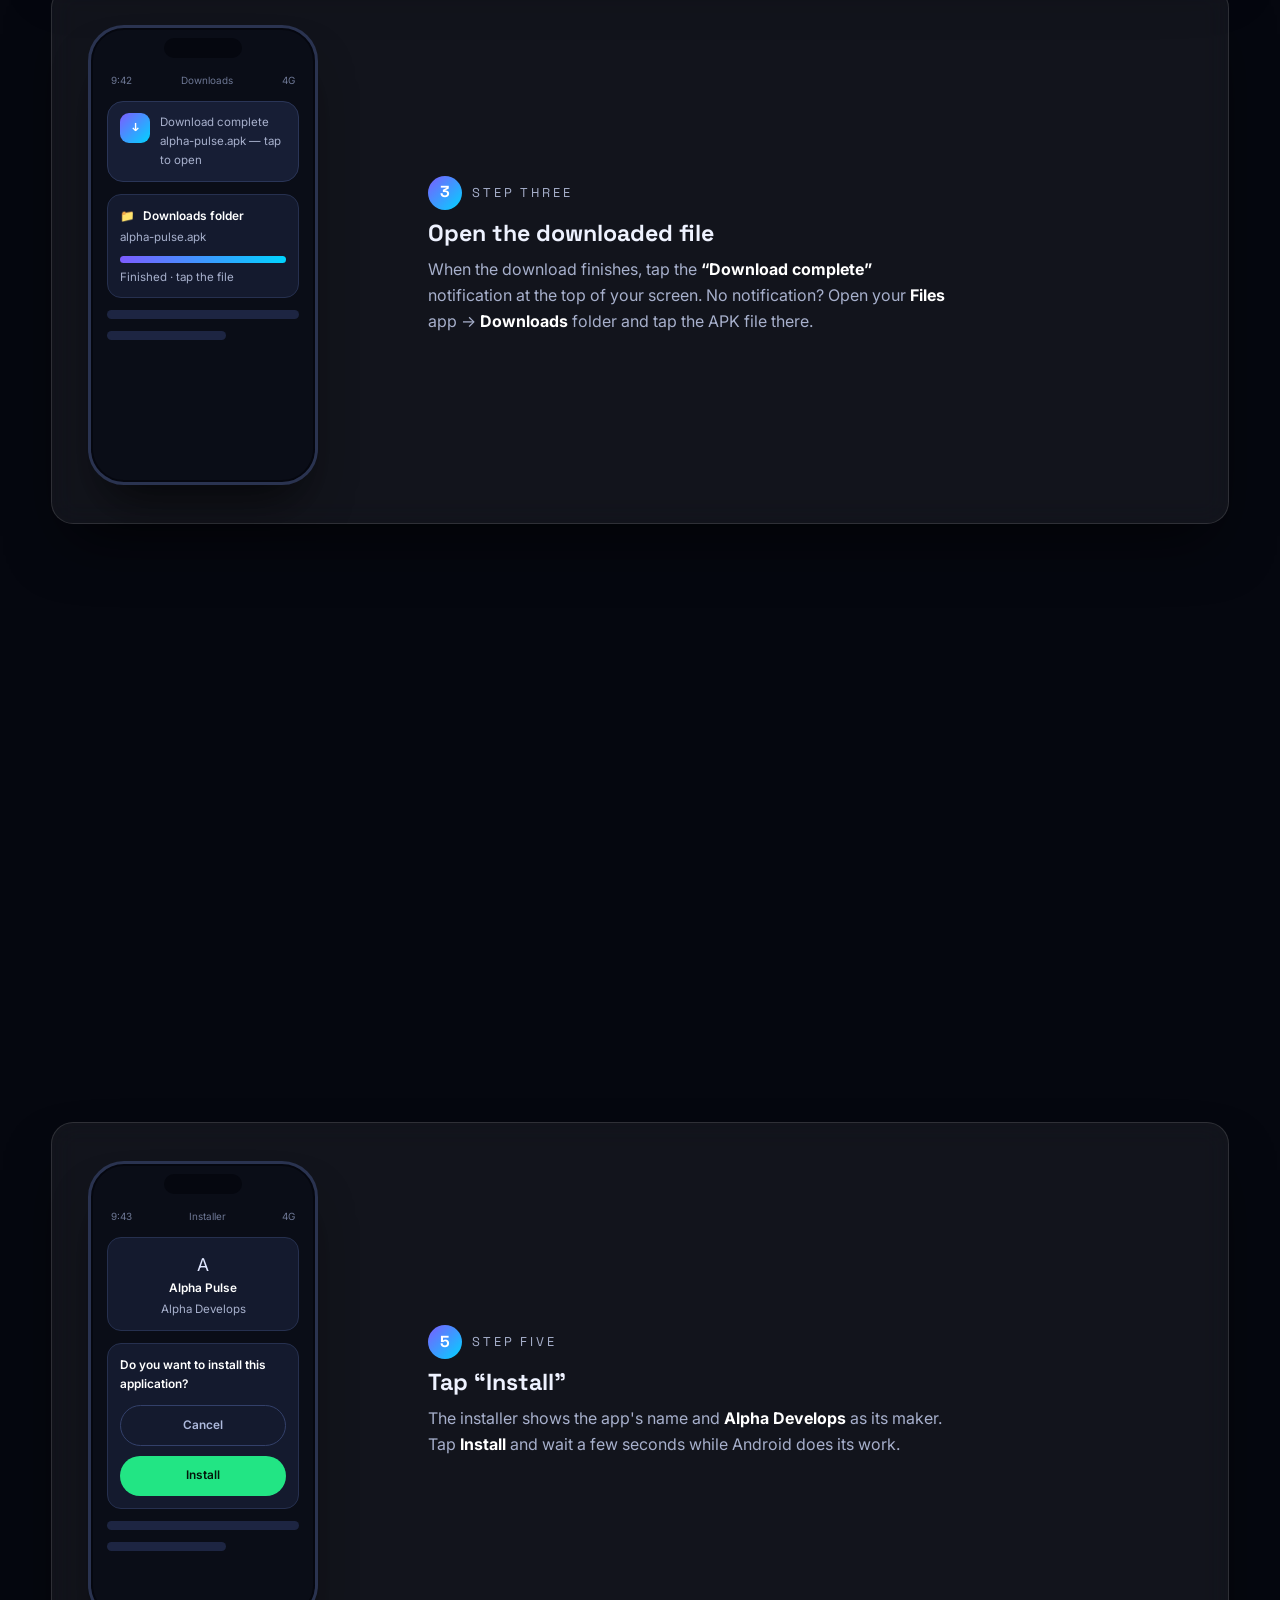
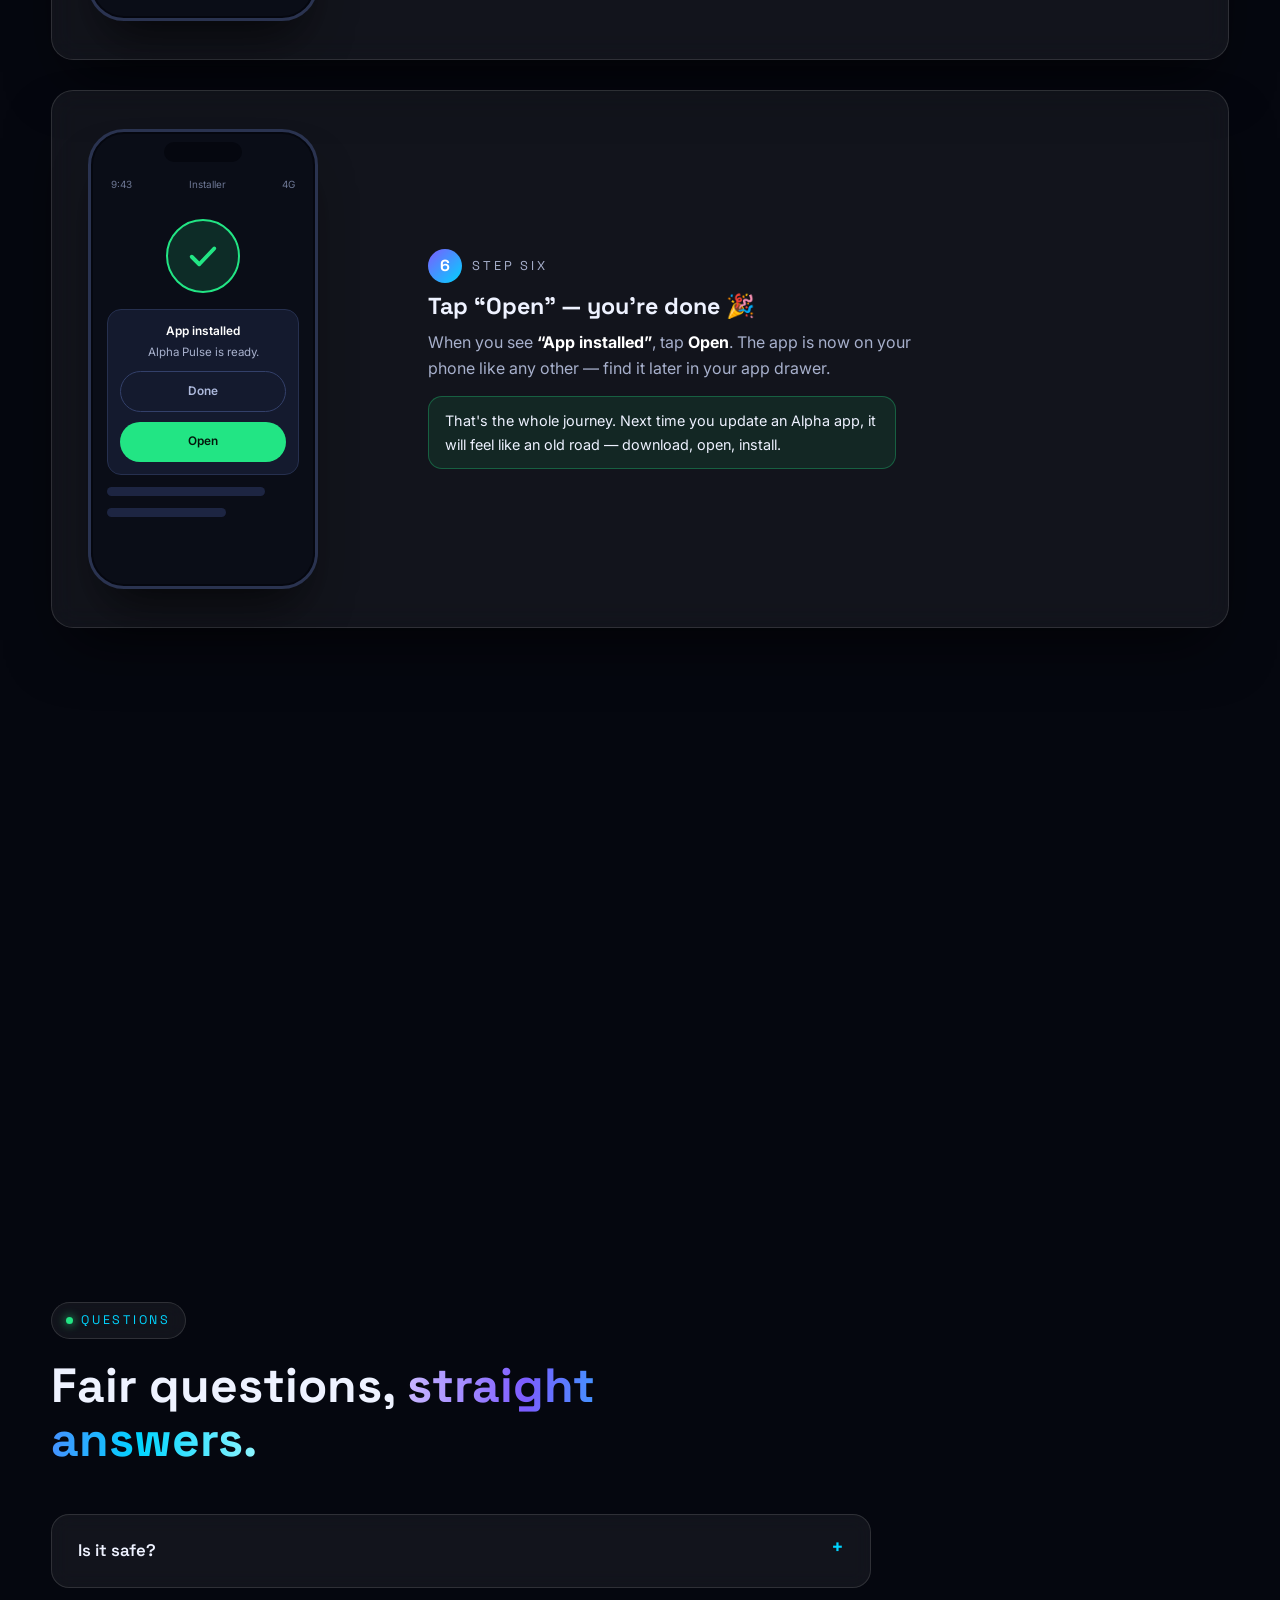
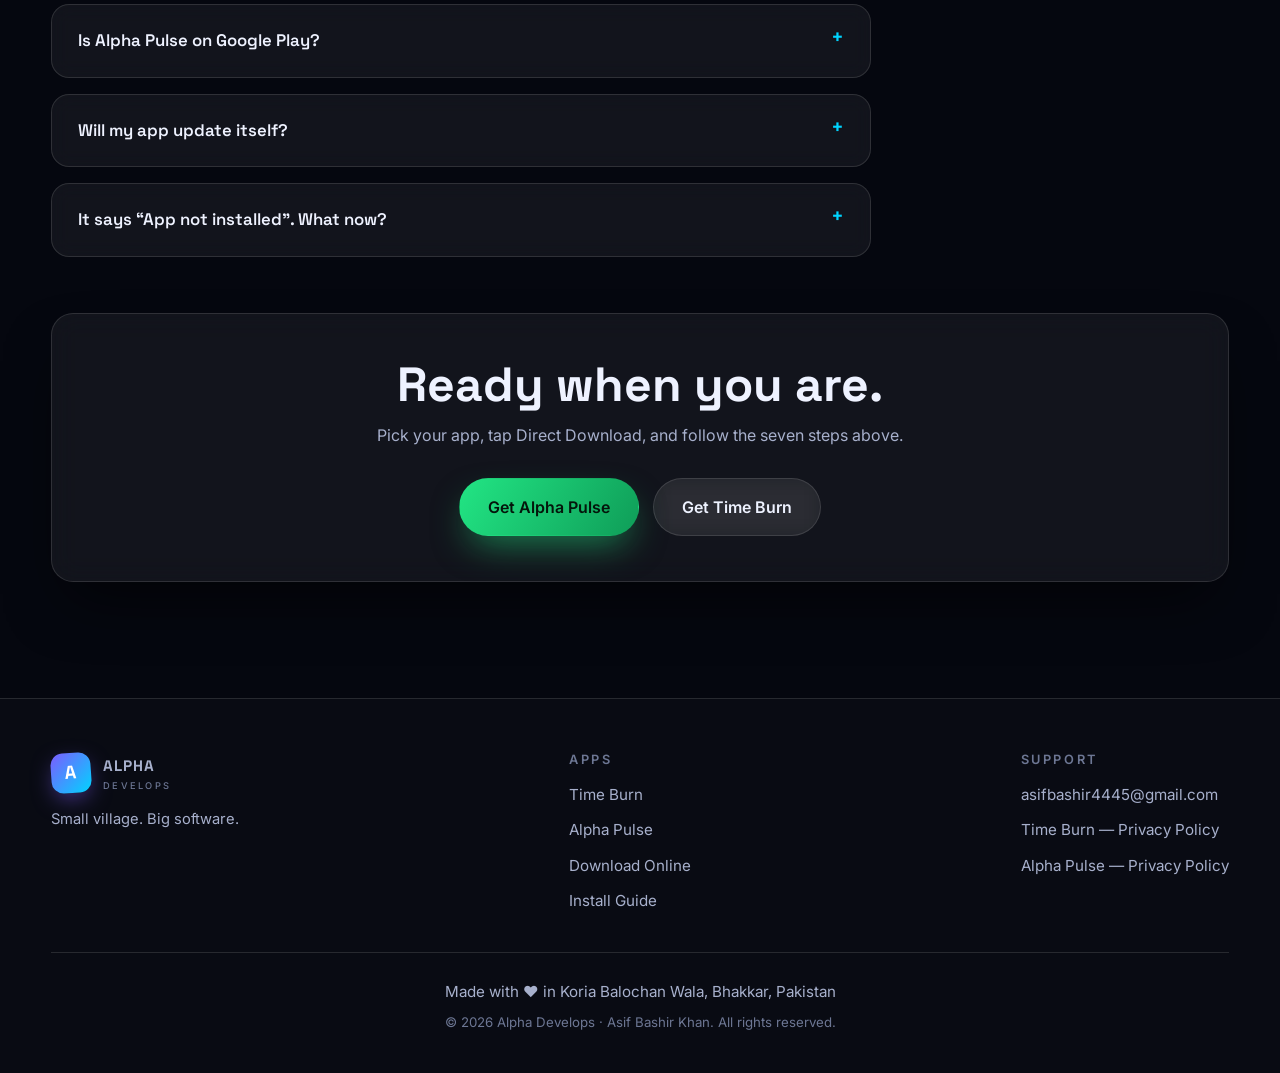
<file: install.html>
<!DOCTYPE html>
<html lang="en">
<head>
<meta charset="UTF-8">
<meta name="viewport" content="width=device-width, initial-scale=1.0">
<title>Install Guide — Alpha Develops</title>
<meta name="description" content="How to install Alpha Develops apps directly (APK): a friendly, picture-by-picture guide — download, allow from this source, install, open. Two minutes, seven steps.">
<link rel="preconnect" href="https://fonts.googleapis.com">
<link rel="preconnect" href="https://fonts.gstatic.com" crossorigin>
<link href="https://fonts.googleapis.com/css2?family=Inter:wght@400;500;600&family=Space+Grotesk:wght@500;600;700&display=swap" rel="stylesheet">
<link rel="stylesheet" href="styles.css">
<link rel="icon" href="data:image/svg+xml,%3Csvg xmlns='http://www.w3.org/2000/svg' viewBox='0 0 64 64'%3E%3Cdefs%3E%3ClinearGradient id='g' x1='0' y1='0' x2='1' y2='1'%3E%3Cstop offset='0' stop-color='%237c5cff'/%3E%3Cstop offset='1' stop-color='%2300d4ff'/%3E%3C/linearGradient%3E%3C/defs%3E%3Crect width='64' height='64' rx='14' fill='url(%23g)'/%3E%3Ctext x='32' y='44' font-family='Arial' font-weight='bold' font-size='34' fill='white' text-anchor='middle'%3EA%3C/text%3E%3C/svg%3E">
</head>
<body>

<div class="cosmos" aria-hidden="true">
  <div class="stars"></div>
  <div class="orb orb-a"></div>
  <div class="orb orb-b"></div>
  <div class="orb orb-c"></div>
</div>
<div class="cursor-glow" aria-hidden="true"></div>

<header class="site-header">
  <div class="wrap nav">
    <a class="logo" href="index.html" aria-label="Alpha Develops — home">
      <span class="logo-mark" aria-hidden="true">A</span>
      <span>ALPHA<small>Develops</small></span>
    </a>
    <button class="nav-toggle" aria-label="Open menu" aria-expanded="false" aria-controls="main-nav"><span></span></button>
    <nav aria-label="Main">
      <ul class="nav-links" id="main-nav">
        <li><a href="index.html">Home</a></li>
        <li><a href="time-burn.html">Time Burn</a></li>
        <li><a href="alpha-pulse.html">Alpha Pulse</a></li>
        <li><a href="download.html">Download Online</a></li>
        <li><a href="install.html" aria-current="page">Install Guide</a></li>
      </ul>
    </nav>
  </div>
</header>

<main>
  <section class="app-hero" style="padding-bottom:40px">
    <div class="wrap" style="text-align:center">
      <span class="eyebrow reveal">Install Guide</span>
      <h1 class="reveal reveal-d1" style="font-size:clamp(2.2rem,6vw,3.8rem)">Install our apps <span class="grad-text">directly.</span></h1>
      <p class="lede reveal reveal-d2" style="margin:16px auto 0">When an app comes straight from its maker — instead of a store — Android asks a few extra questions. That's normal, and it's the same for every direct download on Earth. Seven small steps, each with a picture. About two minutes.</p>
    </div>
  </section>

  <section style="padding-top:10px" aria-label="Installation steps">
    <div class="wrap steps">

      <!-- STEP 1 -->
      <article class="step glass reveal">
        <div class="phone" role="img" aria-label="Illustration: an Alpha Develops app page in the browser with a green Direct Download button">
          <div class="phone-screen">
            <div class="phone-bar"><span>9:41</span><span>Alpha Develops</span><span>4G</span></div>
            <div class="mini-card">
              <p class="mc-title"><span aria-hidden="true">⬢</span> Alpha Pulse</p>
              <p class="mc-sub">55 platforms. One heart.</p>
              <span class="mini-btn primary">Direct Download (APK)</span>
            </div>
            <div class="mini-card">
              <p class="mc-title">Time Burn</p>
              <p class="mc-sub">Also on Google Play — or take the APK here.</p>
              <span class="mini-btn ghosty">Direct Download (APK)</span>
            </div>
            <div class="shine-line"></div><div class="shine-line mid"></div><div class="shine-line short"></div>
          </div>
        </div>
        <div>
          <p class="step-num"><b>1</b> Step One</p>
          <h3>Tap “Direct Download” on the app page</h3>
          <p>Go to the <a href="alpha-pulse.html" style="color:var(--brand-2)">Alpha Pulse</a> or <a href="time-burn.html" style="color:var(--brand-2)">Time Burn</a> page on this site and tap the green <strong style="color:#fff">Direct Download (APK)</strong> button. The app file (ending in <strong style="color:#fff">.apk</strong>) starts downloading.</p>
          <p class="tip">An APK is simply Android's app file — the same kind of file the Play Store downloads for you behind the scenes.</p>
        </div>
      </article>

      <!-- STEP 2 -->
      <article class="step glass reveal">
        <div class="phone" role="img" aria-label="Illustration: Chrome warning dialog saying File might be harmful, with Cancel and Download anyway buttons">
          <div class="phone-screen">
            <div class="phone-bar"><span>9:41</span><span>Chrome</span><span>4G</span></div>
            <div class="shine-line"></div><div class="shine-line mid"></div>
            <div class="mini-card" style="margin-top:26px">
              <p class="mc-title"><span aria-hidden="true">⚠️</span> File might be harmful</p>
              <p class="mc-sub">alpha-pulse.apk — Do you want to download this file anyway?</p>
              <span class="mini-btn ghosty">Cancel</span>
              <span class="mini-btn blue">Download anyway</span>
            </div>
            <div class="shine-line short"></div><div class="shine-line"></div>
          </div>
        </div>
        <div>
          <p class="step-num"><b>2</b> Step Two</p>
          <h3>If Chrome warns you, tap “Download anyway”</h3>
          <p>Chrome shows <strong style="color:#fff">“File might be harmful”</strong> for <em>every</em> APK downloaded outside Google Play — it is a standard caution, not a verdict on our file. Tap <strong style="color:#fff">Download anyway</strong>.</p>
          <p class="tip warn">Why it's safe here: you are downloading from Alpha Develops' own site, and every Alpha APK is signed by Alpha Develops — Android itself checks that signature before installing. Only ever download our APKs from this site.</p>
        </div>
      </article>

      <!-- STEP 3 -->
      <article class="step glass reveal">
        <div class="phone" role="img" aria-label="Illustration: download finished notification for the APK file">
          <div class="phone-screen">
            <div class="phone-bar"><span>9:42</span><span>Downloads</span><span>4G</span></div>
            <div class="notif">
              <span class="n-ico" aria-hidden="true">↓</span>
              <div>
                <p class="mc-title">Download complete</p>
                <p class="mc-sub">alpha-pulse.apk — tap to open</p>
              </div>
            </div>
            <div class="mini-card">
              <p class="mc-title"><span aria-hidden="true">📁</span> Downloads folder</p>
              <p class="mc-sub">alpha-pulse.apk</p>
              <div class="mini-progress" aria-hidden="true"><i style="width:100%"></i></div>
              <p class="mc-sub" style="margin-top:6px">Finished · tap the file</p>
            </div>
            <div class="shine-line"></div><div class="shine-line short"></div>
          </div>
        </div>
        <div>
          <p class="step-num"><b>3</b> Step Three</p>
          <h3>Open the downloaded file</h3>
          <p>When the download finishes, tap the <strong style="color:#fff">“Download complete”</strong> notification at the top of your screen. No notification? Open your <strong style="color:#fff">Files</strong> app → <strong style="color:#fff">Downloads</strong> folder and tap the APK file there.</p>
        </div>
      </article>

      <!-- STEP 4 -->
      <article class="step glass reveal">
        <div class="phone" role="img" aria-label="Illustration: Android install unknown apps screen with the Allow from this source switch turned on">
          <div class="phone-screen">
            <div class="phone-bar"><span>9:42</span><span>Settings</span><span>4G</span></div>
            <div class="mini-card">
              <p class="mc-title">Install unknown apps</p>
              <p class="mc-sub">Chrome</p>
            </div>
            <div class="mini-card">
              <div class="toggle-row">
                <div>
                  <p class="mc-title">Allow from this source</p>
                  <p class="mc-sub">Let this app install other apps</p>
                </div>
                <span class="toggle on" aria-hidden="true"></span>
              </div>
            </div>
            <div class="mini-card">
              <p class="mc-sub">← Then tap Back and the install screen continues on its own.</p>
            </div>
            <div class="shine-line mid"></div><div class="shine-line short"></div>
          </div>
        </div>
        <div>
          <p class="step-num"><b>4</b> Step Four</p>
          <h3>Turn ON “Allow from this source”</h3>
          <p>Android will say this app can't install other apps yet, and offer a <strong style="color:#fff">Settings</strong> button. Tap it, and on the <strong style="color:#fff">“Install unknown apps”</strong> screen turn the <strong style="color:#fff">“Allow from this source”</strong> switch ON — for your browser or Files app, whichever you opened the file from. Then tap <strong style="color:#fff">Back</strong>.</p>
          <p class="tip">This permission belongs to the app doing the installing (Chrome or Files) — you're not giving it to our app. Step 7 shows how to switch it back off.</p>
        </div>
      </article>

      <!-- STEP 5 -->
      <article class="step glass reveal">
        <div class="phone" role="img" aria-label="Illustration: Android installer asking Do you want to install this application, with Cancel and Install buttons">
          <div class="phone-screen">
            <div class="phone-bar"><span>9:43</span><span>Installer</span><span>4G</span></div>
            <div class="mini-card" style="text-align:center">
              <span class="n-ico" style="margin:0 auto 8px;width:44px;height:44px;font-size:1.1rem" aria-hidden="true">A</span>
              <p class="mc-title" style="justify-content:center">Alpha Pulse</p>
              <p class="mc-sub">Alpha Develops</p>
            </div>
            <div class="mini-card">
              <p class="mc-title">Do you want to install this application?</p>
              <span class="mini-btn ghosty">Cancel</span>
              <span class="mini-btn primary">Install</span>
            </div>
            <div class="shine-line"></div><div class="shine-line short"></div>
          </div>
        </div>
        <div>
          <p class="step-num"><b>5</b> Step Five</p>
          <h3>Tap “Install”</h3>
          <p>The installer shows the app's name and <strong style="color:#fff">Alpha Develops</strong> as its maker. Tap <strong style="color:#fff">Install</strong> and wait a few seconds while Android does its work.</p>
        </div>
      </article>

      <!-- STEP 6 -->
      <article class="step glass reveal">
        <div class="phone" role="img" aria-label="Illustration: App installed screen with a green check and an Open button">
          <div class="phone-screen">
            <div class="phone-bar"><span>9:43</span><span>Installer</span><span>4G</span></div>
            <div class="big-check" aria-hidden="true">
              <svg viewBox="0 0 24 24" fill="none"><path d="M4.5 12.5l5 5L19.5 7" stroke="#22e584" stroke-width="2.6" stroke-linecap="round" stroke-linejoin="round"/></svg>
            </div>
            <div class="mini-card" style="text-align:center">
              <p class="mc-title" style="justify-content:center">App installed</p>
              <p class="mc-sub">Alpha Pulse is ready.</p>
              <span class="mini-btn ghosty">Done</span>
              <span class="mini-btn primary">Open</span>
            </div>
            <div class="shine-line mid"></div><div class="shine-line short"></div>
          </div>
        </div>
        <div>
          <p class="step-num"><b>6</b> Step Six</p>
          <h3>Tap “Open” — you're done 🎉</h3>
          <p>When you see <strong style="color:#fff">“App installed”</strong>, tap <strong style="color:#fff">Open</strong>. The app is now on your phone like any other — find it later in your app drawer.</p>
          <p class="tip">That's the whole journey. Next time you update an Alpha app, it will feel like an old road — download, open, install.</p>
        </div>
      </article>

      <!-- STEP 7 -->
      <article class="step glass reveal">
        <div class="phone" role="img" aria-label="Illustration: the Allow from this source switch turned back off">
          <div class="phone-screen">
            <div class="phone-bar"><span>9:44</span><span>Settings</span><span>4G</span></div>
            <div class="mini-card">
              <p class="mc-title">Install unknown apps</p>
              <p class="mc-sub">Chrome</p>
            </div>
            <div class="mini-card">
              <div class="toggle-row">
                <div>
                  <p class="mc-title">Allow from this source</p>
                  <p class="mc-sub">Now switched back OFF</p>
                </div>
                <span class="toggle" aria-hidden="true"></span>
              </div>
            </div>
            <div class="mini-card">
              <p class="mc-sub">🔒 Your phone is back to its normal, locked-down self — the installed app keeps working.</p>
            </div>
            <div class="shine-line"></div><div class="shine-line mid"></div>
          </div>
        </div>
        <div>
          <p class="step-num"><b>7</b> Step Seven · Safety</p>
          <h3>Turn the permission back OFF (optional, wise)</h3>
          <p>Once your Alpha app is installed, you can close the door behind you: <strong style="color:#fff">Settings → Apps → Special app access → Install unknown apps</strong> → pick your browser or Files app → switch <strong style="color:#fff">“Allow from this source”</strong> back OFF. Your installed app keeps working perfectly — the permission was only needed for the install itself.</p>
        </div>
      </article>

    </div>
  </section>

  <!-- ================= FAQ ================= -->
  <section style="padding-top:10px" aria-labelledby="faq-title">
    <div class="wrap">
      <div class="section-head reveal">
        <span class="eyebrow">Questions</span>
        <h2 id="faq-title">Fair questions, <span class="grad-text">straight answers.</span></h2>
      </div>
      <div class="faq">
        <details class="reveal">
          <summary>Is it safe?</summary>
          <p>Yes — as long as the file comes from this website. Every Alpha APK is signed by Alpha Develops, and Android verifies that signature during install; a tampered copy would refuse to install over ours. The Chrome warning in Step 2 appears for every direct APK on the internet, honest or not — which is exactly why the source matters. This site is the source. If someone sends you an “Alpha” APK from anywhere else, don't install it — come here instead. Still unsure? Write to us at <a href="mailto:asifbashir4445@gmail.com" style="color:var(--brand-2)">asifbashir4445@gmail.com</a>.</p>
        </details>
        <details class="reveal">
          <summary>Is Alpha Pulse on Google Play?</summary>
          <p>Yes! Alpha Pulse was approved and published on Google Play in November 2026 — it is rolling out through closed testing first, and the public listing opens right after. This site stays its second door: the same signed app as a direct APK, for anyone who prefers no store in between. Time Burn lives happily on both doors too: Google Play and right here.</p>
        </details>
        <details class="reveal">
          <summary>Will my app update itself?</summary>
          <p>Apps installed from Google Play update through the Play Store as usual. Apps you install directly from here are updated the same simple way you installed them: when a new version is announced on this site, download the new APK and install it over the old one — your settings and your Vault stay untouched. Android recognises it as the same signed app, just newer.</p>
        </details>
        <details class="reveal">
          <summary>It says “App not installed”. What now?</summary>
          <p>Three usual causes: the download didn't finish (download it again), an older or different copy is in the way (uninstall the old copy first — note that this clears its data), or the file came from somewhere else and its signature doesn't match ours. When in doubt, delete the file, download fresh from this site, and try once more. Still stuck? Email us — we answer.</p>
        </details>
      </div>

      <div class="cta-band glass reveal" style="margin-top:56px">
        <h2>Ready when you are.</h2>
        <p>Pick your app, tap Direct Download, and follow the seven steps above.</p>
        <div class="btn-row">
          <a class="btn btn-apk" href="alpha-pulse.html">Get Alpha Pulse</a>
          <a class="btn btn-ghost" href="time-burn.html">Get Time Burn</a>
        </div>
      </div>
    </div>
  </section>
</main>

<footer class="site-footer">
  <div class="wrap">
    <div class="footer-grid">
      <div class="footer-col">
        <a class="logo" href="index.html" aria-label="Alpha Develops — home">
          <span class="logo-mark" aria-hidden="true">A</span>
          <span>ALPHA<small>Develops</small></span>
        </a>
        <p style="color:var(--ink-dim);font-size:.92rem;margin-top:14px;max-width:30ch">Small village. Big software.</p>
      </div>
      <nav class="footer-col" aria-label="Apps">
        <h3>Apps</h3>
        <ul>
          <li><a href="time-burn.html">Time Burn</a></li>
          <li><a href="alpha-pulse.html">Alpha Pulse</a></li>
          <li><a href="download.html">Download Online</a></li>
          <li><a href="install.html">Install Guide</a></li>
        </ul>
      </nav>
      <div class="footer-col">
        <h3>Support</h3>
        <ul>
          <li><a href="mailto:asifbashir4445@gmail.com">asifbashir4445@gmail.com</a></li>
          <li><a href="https://asifbashir4445.github.io/Time-Burn-Privacy-Policy/" rel="noopener">Time Burn — Privacy Policy</a></li>
          <li><a href="https://asifbashir4445.github.io/alpha-downloader-privacy-policy/" rel="noopener">Alpha Pulse — Privacy Policy</a></li>
        </ul>
      </div>
    </div>
    <p class="footer-credit">Made with ❤️ in Koria Balochan Wala, Bhakkar, Pakistan
      <span class="copy">© 2026 Alpha Develops · Asif Bashir Khan. All rights reserved.</span>
    </p>
  </div>
</footer>

<script src="site.js"></script>
</body>
</html>
</file>
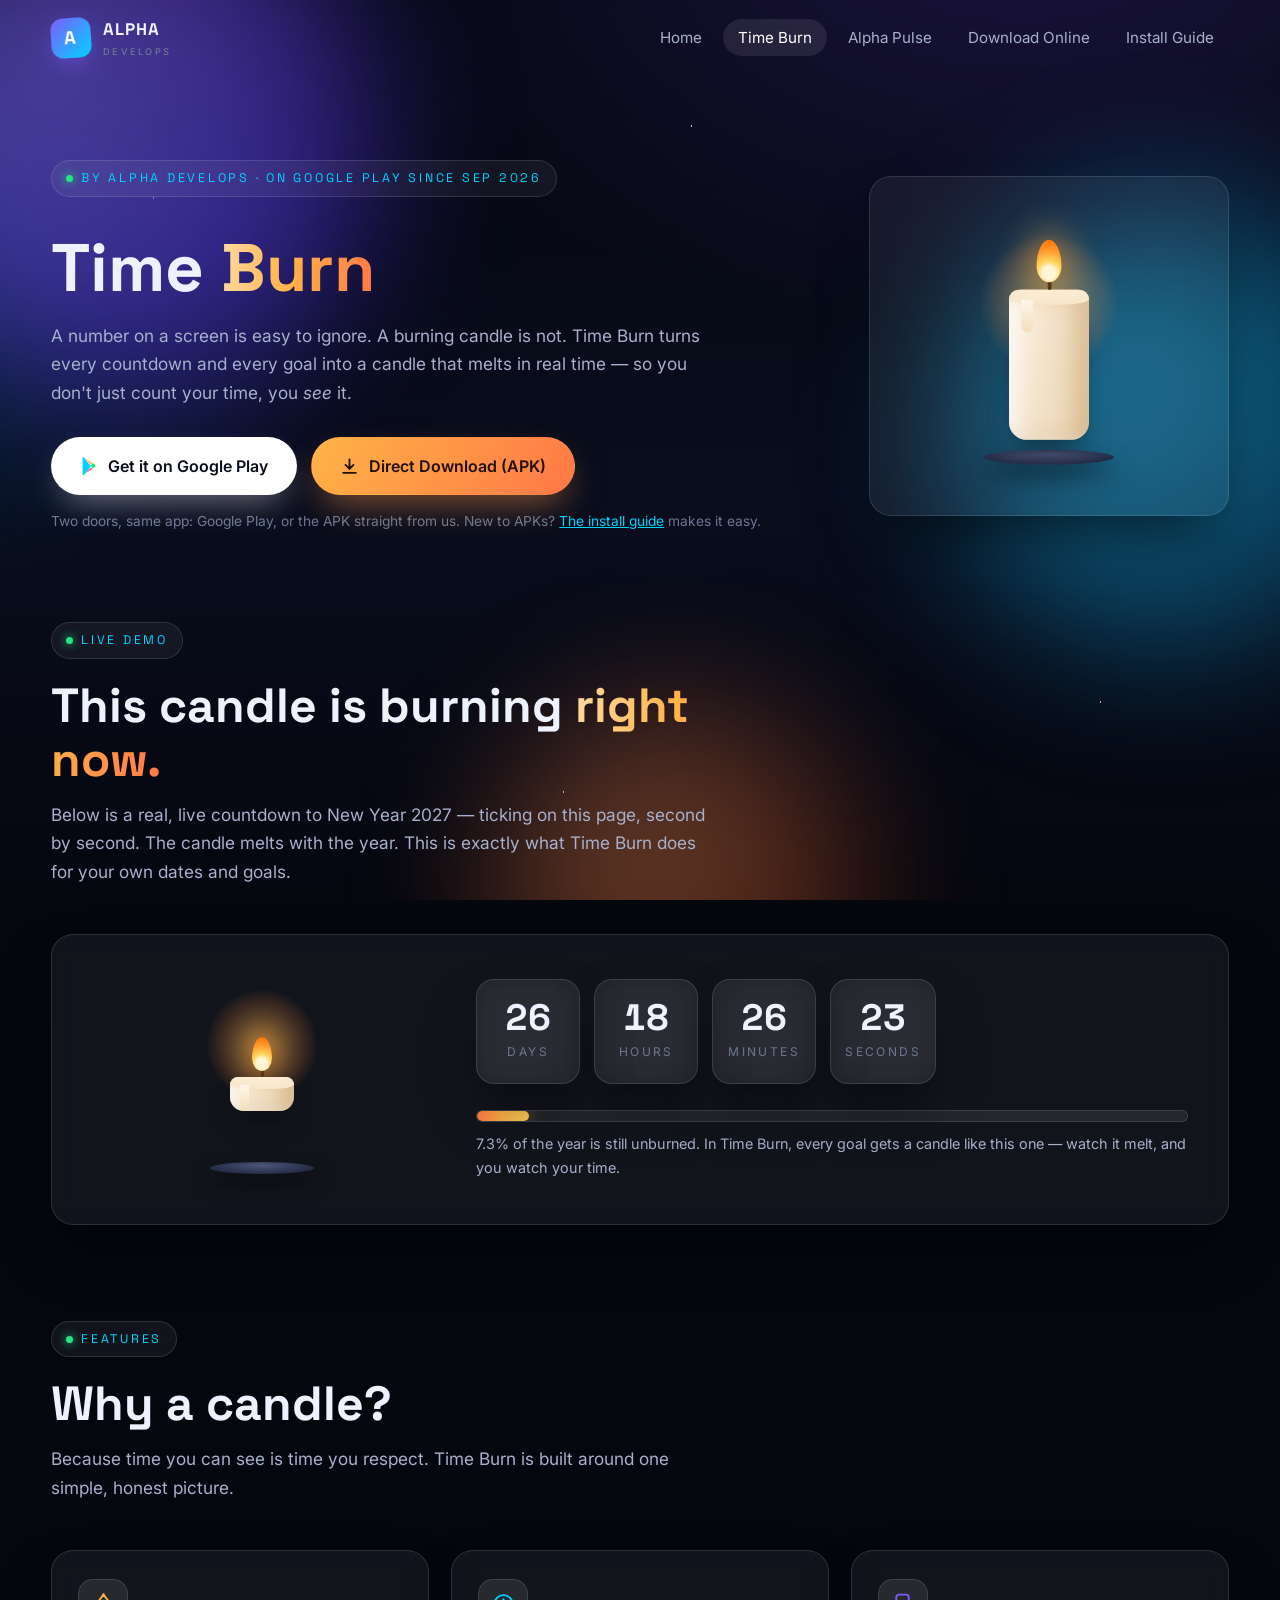
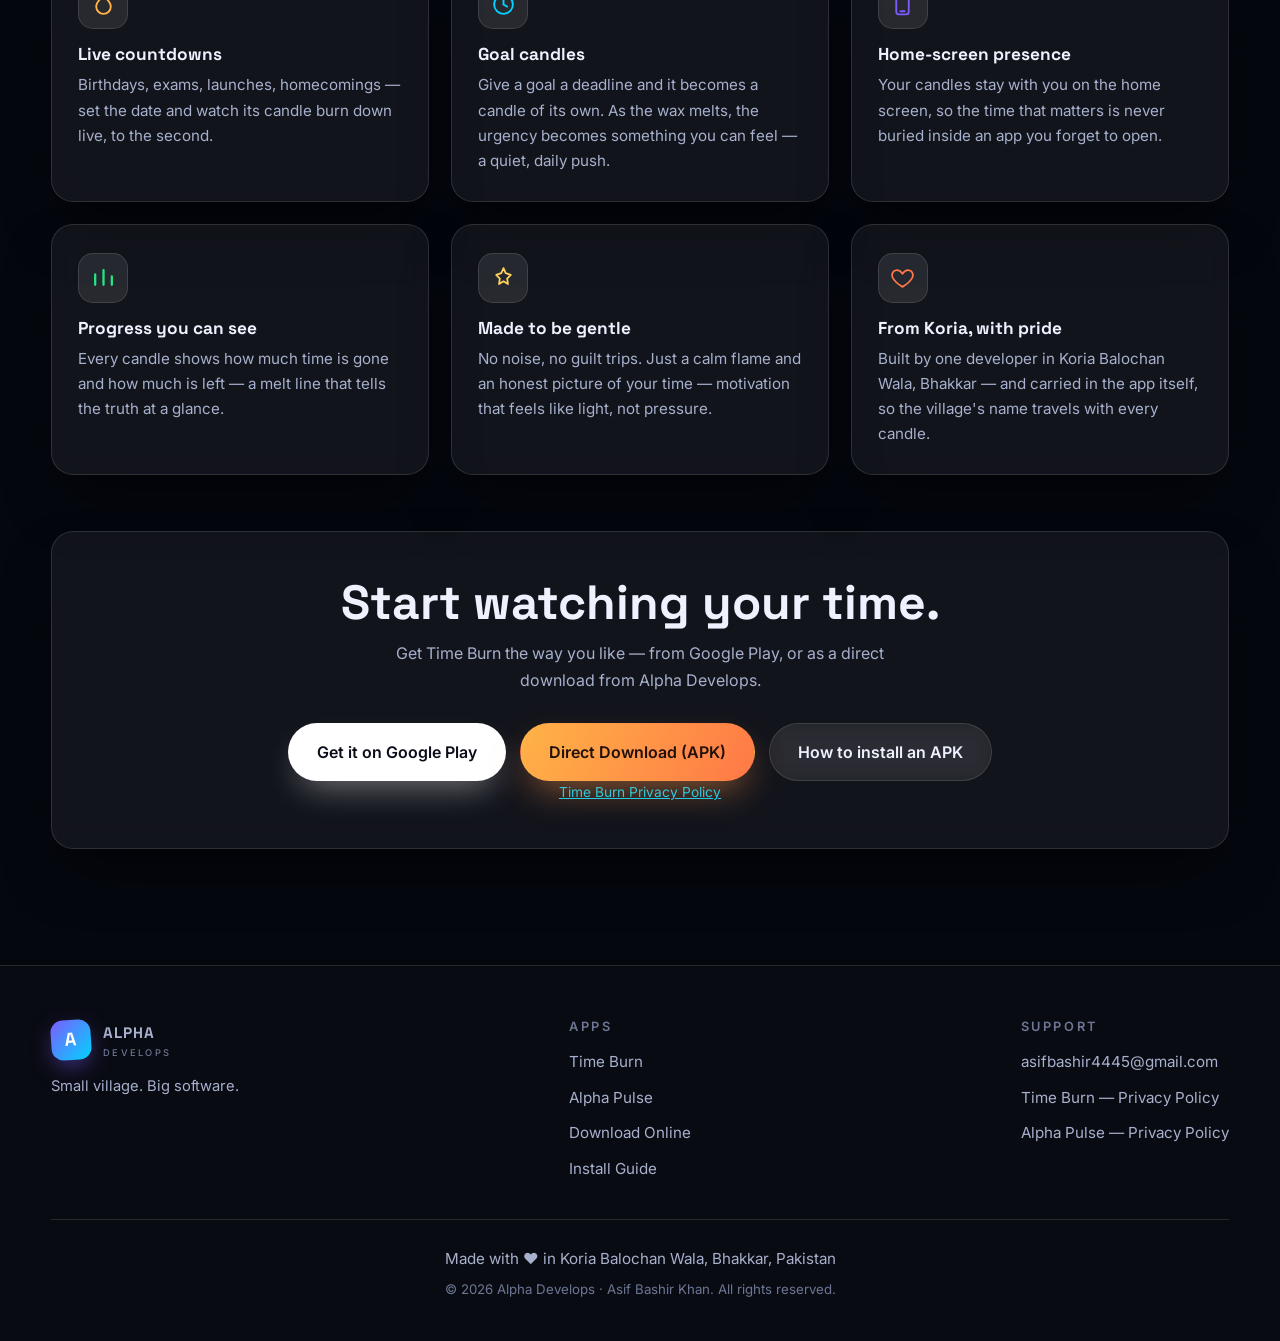
<file: time-burn.html>
<!DOCTYPE html>
<html lang="en">
<head>
<meta charset="UTF-8">
<meta name="viewport" content="width=device-width, initial-scale=1.0">
<title>Time Burn — Alpha Develops</title>
<meta name="description" content="Time Burn turns your countdowns and goals into a burning candle. On Google Play and as a direct APK download from Alpha Develops.">
<link rel="preconnect" href="https://fonts.googleapis.com">
<link rel="preconnect" href="https://fonts.gstatic.com" crossorigin>
<link href="https://fonts.googleapis.com/css2?family=Inter:wght@400;500;600&family=Space+Grotesk:wght@500;600;700&display=swap" rel="stylesheet">
<link rel="stylesheet" href="styles.css">
<link rel="icon" href="data:image/svg+xml,%3Csvg xmlns='http://www.w3.org/2000/svg' viewBox='0 0 64 64'%3E%3Cdefs%3E%3ClinearGradient id='g' x1='0' y1='0' x2='1' y2='1'%3E%3Cstop offset='0' stop-color='%237c5cff'/%3E%3Cstop offset='1' stop-color='%2300d4ff'/%3E%3C/linearGradient%3E%3C/defs%3E%3Crect width='64' height='64' rx='14' fill='url(%23g)'/%3E%3Ctext x='32' y='44' font-family='Arial' font-weight='bold' font-size='34' fill='white' text-anchor='middle'%3EA%3C/text%3E%3C/svg%3E">
</head>
<body>

<div class="cosmos" aria-hidden="true">
  <div class="stars"></div>
  <div class="orb orb-a"></div>
  <div class="orb orb-b"></div>
  <div class="orb orb-c"></div>
</div>
<div class="cursor-glow" aria-hidden="true"></div>

<header class="site-header">
  <div class="wrap nav">
    <a class="logo" href="index.html" aria-label="Alpha Develops — home">
      <span class="logo-mark" aria-hidden="true">A</span>
      <span>ALPHA<small>Develops</small></span>
    </a>
    <button class="nav-toggle" aria-label="Open menu" aria-expanded="false" aria-controls="main-nav"><span></span></button>
    <nav aria-label="Main">
      <ul class="nav-links" id="main-nav">
        <li><a href="index.html">Home</a></li>
        <li><a href="time-burn.html" aria-current="page">Time Burn</a></li>
        <li><a href="alpha-pulse.html">Alpha Pulse</a></li>
        <li><a href="download.html">Download Online</a></li>
        <li><a href="install.html">Install Guide</a></li>
      </ul>
    </nav>
  </div>
</header>

<main>
  <!-- ================= APP HERO ================= -->
  <section class="app-hero">
    <div class="wrap app-hero-grid">
      <div class="reveal">
        <span class="eyebrow">By Alpha Develops · On Google Play since Sep 2026</span>
        <h1>Time <span class="ember-text">Burn</span></h1>
        <p class="lede">A number on a screen is easy to ignore. A burning candle is not. Time Burn turns every countdown and every goal into a candle that melts in real time — so you don't just count your time, you <em>see</em> it.</p>
        <div class="btn-row">
          <a class="btn btn-play" href="https://play.google.com/store/apps/details?id=com.timeburn.app" rel="noopener" aria-label="Get Time Burn on Google Play">
            <svg width="18" height="20" viewBox="0 0 24 28" aria-hidden="true"><path fill="#00d4ff" d="M3 2.5v23c0 .9 1 1.5 1.8 1L14 15.4c.5-.4.5-1.2 0-1.6L4.8 1.6C4 1 3 1.6 3 2.5z"/><path fill="#ffb347" d="M17.5 10.2L6.2 3.4l8 8.2 3.3-1.4z"/><path fill="#ff5c7a" d="M17.5 17.8l-3.3-1.4-8 8.2 11.3-6.8z"/><path fill="#22e584" d="M20.6 12.4l-3.1-2.2-3.4 3.5 3.4 3.5 3.1-2.2c1-.8 1-1.9 0-2.6z"/></svg>
            Get it on Google Play
          </a>
          <a class="btn btn-ember" href="downloads/time-burn.apk" download aria-label="Download the Time Burn APK directly">
            <svg width="19" height="19" viewBox="0 0 24 24" fill="none" aria-hidden="true"><path d="M12 3v12m0 0l-5-5m5 5l5-5M4 20h16" stroke="currentColor" stroke-width="2.4" stroke-linecap="round" stroke-linejoin="round"/></svg>
            Direct Download (APK)
          </a>
        </div>
        <p class="btn-note">Two doors, same app: Google Play, or the APK straight from us. New to APKs? <a href="install.html" style="color:var(--brand-2)">The install guide</a> makes it easy.</p>
      </div>

      <div class="app-visual-panel glass tilt reveal reveal-d1" aria-hidden="true">
        <span class="tilt-shine"></span>
        <div class="candle-stage tilt-pop" style="transform:scale(1.25)">
          <div class="candle-glow"></div>
          <div class="candle">
            <div class="flame"></div>
            <div class="wick"></div>
            <div class="wax" style="height:120px"></div>
          </div>
          <div class="candle-plate"></div>
        </div>
      </div>
    </div>
  </section>

  <!-- ================= LIVE DEMO ================= -->
  <section style="padding-top:20px" aria-labelledby="demo-title">
    <div class="wrap">
      <div class="section-head reveal">
        <span class="eyebrow">Live Demo</span>
        <h2 id="demo-title">This candle is burning <span class="ember-text">right now.</span></h2>
        <p class="lede">Below is a real, live countdown to New Year <span id="cd-year">2027</span> — ticking on this page, second by second. The candle melts with the year. This is exactly what Time Burn does for your own dates and goals.</p>
      </div>

      <div class="glass reveal" style="padding:44px 40px" id="tb-countdown">
        <div class="count-layout">
          <div class="candle-stage" aria-hidden="true" style="margin:0 auto">
            <div class="candle-glow"></div>
            <div class="candle">
              <div class="flame"></div>
              <div class="wick"></div>
              <div class="wax" id="tb-wax" style="height:130px"></div>
            </div>
            <div class="candle-plate"></div>
          </div>
          <div>
            <div class="count-grid" role="timer" aria-label="Countdown to New Year">
              <div class="count-cell glass"><b id="cd-days">—</b><span>Days</span></div>
              <div class="count-cell glass"><b id="cd-hours">—</b><span>Hours</span></div>
              <div class="count-cell glass"><b id="cd-mins">—</b><span>Minutes</span></div>
              <div class="count-cell glass"><b id="cd-secs">—</b><span>Seconds</span></div>
            </div>
            <div class="progress-shell" aria-hidden="true"><div class="progress-fill" id="cd-progress"></div></div>
            <p class="progress-note" id="cd-note">Measuring the year…</p>
          </div>
        </div>
      </div>
    </div>
  </section>

  <!-- ================= FEATURES ================= -->
  <section style="padding-top:0" aria-labelledby="tb-features-title">
    <div class="wrap">
      <div class="section-head reveal">
        <span class="eyebrow">Features</span>
        <h2 id="tb-features-title">Why a candle?</h2>
        <p class="lede">Because time you can see is time you respect. Time Burn is built around one simple, honest picture.</p>
      </div>
      <div class="features">
        <article class="feature glass reveal">
          <div class="f-icon" aria-hidden="true"><svg viewBox="0 0 24 24" fill="none"><path d="M12 21a7 7 0 007-7c0-3-2-5.2-3.6-7C14 5.2 12.8 3.8 12 2c-.8 1.8-2 3.2-3.4 5C7 8.8 5 11 5 14a7 7 0 007 7z" stroke="#ffb347" stroke-width="1.8" stroke-linejoin="round"/></svg></div>
          <h3>Live countdowns</h3>
          <p>Birthdays, exams, launches, homecomings — set the date and watch its candle burn down live, to the second.</p>
        </article>
        <article class="feature glass reveal reveal-d1">
          <div class="f-icon" aria-hidden="true"><svg viewBox="0 0 24 24" fill="none"><circle cx="12" cy="12" r="9" stroke="#00d4ff" stroke-width="1.8"/><path d="M12 7v5l3.5 2" stroke="#00d4ff" stroke-width="1.8" stroke-linecap="round"/></svg></div>
          <h3>Goal candles</h3>
          <p>Give a goal a deadline and it becomes a candle of its own. As the wax melts, the urgency becomes something you can feel — a quiet, daily push.</p>
        </article>
        <article class="feature glass reveal reveal-d2">
          <div class="f-icon" aria-hidden="true"><svg viewBox="0 0 24 24" fill="none"><rect x="6" y="2.5" width="12" height="19" rx="2.5" stroke="#7c5cff" stroke-width="1.8"/><path d="M10 18.5h4" stroke="#7c5cff" stroke-width="1.8" stroke-linecap="round"/></svg></div>
          <h3>Home-screen presence</h3>
          <p>Your candles stay with you on the home screen, so the time that matters is never buried inside an app you forget to open.</p>
        </article>
        <article class="feature glass reveal">
          <div class="f-icon" aria-hidden="true"><svg viewBox="0 0 24 24" fill="none"><path d="M4 19V9m8 10V5m8 14v-8" stroke="#22e584" stroke-width="2.2" stroke-linecap="round"/></svg></div>
          <h3>Progress you can see</h3>
          <p>Every candle shows how much time is gone and how much is left — a melt line that tells the truth at a glance.</p>
        </article>
        <article class="feature glass reveal reveal-d1">
          <div class="f-icon" aria-hidden="true"><svg viewBox="0 0 24 24" fill="none"><path d="M12 3l2.1 4.8L19 9.5l-3.5 3.6.8 5.2L12 15.7l-4.3 2.6.8-5.2L5 9.5l4.9-1.7z" stroke="#ffd35c" stroke-width="1.7" stroke-linejoin="round"/></svg></div>
          <h3>Made to be gentle</h3>
          <p>No noise, no guilt trips. Just a calm flame and an honest picture of your time — motivation that feels like light, not pressure.</p>
        </article>
        <article class="feature glass reveal reveal-d2">
          <div class="f-icon" aria-hidden="true"><svg viewBox="0 0 24 24" fill="none"><path d="M12 21s-7.5-4.6-9.5-9C1 8.5 3 5 6.6 5c2.2 0 3.9 1.2 5.4 3.4C13.5 6.2 15.2 5 17.4 5 21 5 23 8.5 21.5 12c-2 4.4-9.5 9-9.5 9z" stroke="#ff7847" stroke-width="1.7" stroke-linejoin="round"/></svg></div>
          <h3>From Koria, with pride</h3>
          <p>Built by one developer in Koria Balochan Wala, Bhakkar — and carried in the app itself, so the village's name travels with every candle.</p>
        </article>
      </div>

      <div class="cta-band glass reveal" style="margin-top:56px">
        <h2>Start watching your time.</h2>
        <p>Get Time Burn the way you like — from Google Play, or as a direct download from Alpha Develops.</p>
        <div class="btn-row">
          <a class="btn btn-play" href="https://play.google.com/store/apps/details?id=com.timeburn.app" rel="noopener">Get it on Google Play</a>
          <a class="btn btn-ember" href="downloads/time-burn.apk" download>Direct Download (APK)</a>
          <a class="btn btn-ghost" href="install.html">How to install an APK</a>
        </div>
        <p class="btn-note"><a href="https://asifbashir4445.github.io/Time-Burn-Privacy-Policy/" rel="noopener" style="color:var(--brand-2)">Time Burn Privacy Policy</a></p>
      </div>
    </div>
  </section>
</main>

<footer class="site-footer">
  <div class="wrap">
    <div class="footer-grid">
      <div class="footer-col">
        <a class="logo" href="index.html" aria-label="Alpha Develops — home">
          <span class="logo-mark" aria-hidden="true">A</span>
          <span>ALPHA<small>Develops</small></span>
        </a>
        <p style="color:var(--ink-dim);font-size:.92rem;margin-top:14px;max-width:30ch">Small village. Big software.</p>
      </div>
      <nav class="footer-col" aria-label="Apps">
        <h3>Apps</h3>
        <ul>
          <li><a href="time-burn.html">Time Burn</a></li>
          <li><a href="alpha-pulse.html">Alpha Pulse</a></li>
          <li><a href="download.html">Download Online</a></li>
          <li><a href="install.html">Install Guide</a></li>
        </ul>
      </nav>
      <div class="footer-col">
        <h3>Support</h3>
        <ul>
          <li><a href="mailto:asifbashir4445@gmail.com">asifbashir4445@gmail.com</a></li>
          <li><a href="https://asifbashir4445.github.io/Time-Burn-Privacy-Policy/" rel="noopener">Time Burn — Privacy Policy</a></li>
          <li><a href="https://asifbashir4445.github.io/alpha-downloader-privacy-policy/" rel="noopener">Alpha Pulse — Privacy Policy</a></li>
        </ul>
      </div>
    </div>
    <p class="footer-credit">Made with ❤️ in Koria Balochan Wala, Bhakkar, Pakistan
      <span class="copy">© 2026 Alpha Develops · Asif Bashir Khan. All rights reserved.</span>
    </p>
  </div>
</footer>

<script src="site.js"></script>
</body>
</html>
</file>
<file: styles.css>
/* ============================================================
   ALPHA DEVELOPS — styles.css
   Dark cosmic theme · glassmorphism · 3D tilt · no frameworks
   ============================================================ */

:root{
  --bg:#05070f;
  --bg-2:#090d1d;
  --ink:#eef2ff;
  --ink-dim:#a7b0cc;
  --ink-faint:#6d7794;
  --glass:rgba(255,255,255,.055);
  --glass-strong:rgba(255,255,255,.09);
  --stroke:rgba(255,255,255,.12);
  --brand:#7c5cff;
  --brand-2:#00d4ff;
  --ember:#ffb347;
  --ember-2:#ff7847;
  --heart:#22e584;
  --heart-deep:#0f9d58;
  --radius:22px;
  --font-display:"Space Grotesk","Sora",system-ui,sans-serif;
  --font-body:"Inter",system-ui,-apple-system,"Segoe UI",sans-serif;
  --shadow-lg:0 30px 60px -18px rgba(0,0,0,.65);
}

*{margin:0;padding:0;box-sizing:border-box}
html{scroll-behavior:smooth}
body{
  font-family:var(--font-body);
  background:var(--bg);
  color:var(--ink);
  line-height:1.65;
  overflow-x:hidden;
  -webkit-font-smoothing:antialiased;
}
::selection{background:var(--brand);color:#fff}
a{color:inherit}
img,svg{display:block}
:focus-visible{outline:2px solid var(--brand-2);outline-offset:3px;border-radius:6px}

/* ---------- cosmic backdrop ---------- */
.cosmos{position:fixed;inset:0;z-index:-3;overflow:hidden;background:
  radial-gradient(1200px 700px at 80% -10%,#1b1440 0%,transparent 60%),
  radial-gradient(900px 600px at -10% 30%,#06263b 0%,transparent 55%),
  linear-gradient(180deg,var(--bg) 0%,var(--bg-2) 55%,var(--bg) 100%);}
.orb{position:absolute;border-radius:50%;filter:blur(70px);opacity:.55;will-change:transform}
.orb-a{width:520px;height:520px;left:-140px;top:-120px;background:radial-gradient(circle at 35% 35%,#8a6bff,#4b2bd6 70%);animation:drift 26s ease-in-out infinite alternate}
.orb-b{width:460px;height:460px;right:-120px;top:22%;background:radial-gradient(circle at 40% 40%,#19c2ff,#0b5f86 70%);animation:drift 32s ease-in-out infinite alternate-reverse}
.orb-c{width:380px;height:380px;left:38%;bottom:-180px;background:radial-gradient(circle at 40% 40%,#ff9a5c,#b63d12 70%);opacity:.38;animation:drift 38s ease-in-out infinite alternate}
@keyframes drift{from{transform:translate3d(0,0,0) scale(1)}to{transform:translate3d(70px,50px,0) scale(1.12)}}
.stars{position:absolute;inset:0;background-image:
  radial-gradient(1.5px 1.5px at 12% 22%,#fff 50%,transparent 51%),
  radial-gradient(1px 1px at 32% 68%,#cfe4ff 50%,transparent 51%),
  radial-gradient(1.5px 1.5px at 54% 14%,#fff 50%,transparent 51%),
  radial-gradient(1px 1px at 71% 44%,#ffe9c9 50%,transparent 51%),
  radial-gradient(1.5px 1.5px at 86% 78%,#fff 50%,transparent 51%),
  radial-gradient(1px 1px at 93% 12%,#cfe4ff 50%,transparent 51%),
  radial-gradient(1px 1px at 6% 84%,#fff 50%,transparent 51%),
  radial-gradient(1.5px 1.5px at 44% 88%,#fff 50%,transparent 51%),
  radial-gradient(1px 1px at 63% 92%,#cfe4ff 50%,transparent 51%),
  radial-gradient(1px 1px at 24% 46%,#fff 50%,transparent 51%);
  opacity:.7;animation:twinkle 5s ease-in-out infinite alternate}
@keyframes twinkle{from{opacity:.45}to{opacity:.85}}

/* ---------- custom cursor glow ---------- */
.cursor-glow{position:fixed;left:0;top:0;width:340px;height:340px;margin:-170px 0 0 -170px;border-radius:50%;pointer-events:none;z-index:1;
  background:radial-gradient(circle,rgba(124,92,255,.16) 0%,rgba(0,212,255,.07) 40%,transparent 68%);
  transform:translate(-500px,-500px);transition:opacity .4s;opacity:0}
@media (hover:none),(pointer:coarse){.cursor-glow{display:none}}

/* ---------- layout ---------- */
.wrap{width:min(1180px,92%);margin:0 auto;position:relative;z-index:2}
section{padding:96px 0}
.section-head{max-width:680px;margin-bottom:48px}
.section-head.center{margin-left:auto;margin-right:auto;text-align:center}
.eyebrow{display:inline-flex;align-items:center;gap:8px;font-family:var(--font-display);font-size:.78rem;letter-spacing:.22em;text-transform:uppercase;color:var(--brand-2);
  border:1px solid var(--stroke);background:var(--glass);padding:7px 14px;border-radius:999px;margin-bottom:20px;backdrop-filter:blur(10px)}
.eyebrow::before{content:"";width:7px;height:7px;border-radius:50%;background:var(--heart);box-shadow:0 0 10px var(--heart)}
h1,h2,h3{font-family:var(--font-display);line-height:1.12;font-weight:700}
h2{font-size:clamp(1.9rem,4.4vw,3rem);margin-bottom:14px}
h3{font-size:1.25rem}
.lede{color:var(--ink-dim);font-size:1.08rem;max-width:60ch}
.grad-text{background:linear-gradient(92deg,#c9b8ff 0%,#7c5cff 30%,#00d4ff 70%,#8ef5ff 100%);-webkit-background-clip:text;background-clip:text;color:transparent}
.ember-text{background:linear-gradient(92deg,#ffd9a0,#ffb347 45%,#ff7847);-webkit-background-clip:text;background-clip:text;color:transparent}
.heart-text{background:linear-gradient(92deg,#a9ffce,#22e584 55%,#0f9d58);-webkit-background-clip:text;background-clip:text;color:transparent}

/* ---------- header / nav ---------- */
.site-header{position:fixed;inset:0 0 auto 0;z-index:50;transition:background .3s,border-color .3s;border-bottom:1px solid transparent}
.site-header.scrolled{background:rgba(5,7,15,.78);backdrop-filter:blur(14px);border-bottom-color:var(--stroke)}
.nav{display:flex;align-items:center;justify-content:space-between;gap:20px;padding:16px 0}
.logo{display:flex;align-items:center;gap:12px;text-decoration:none;font-family:var(--font-display);font-weight:700;letter-spacing:.06em;font-size:1.05rem}
.logo-mark{width:40px;height:40px;border-radius:12px;display:grid;place-items:center;font-size:1.15rem;color:#fff;
  background:linear-gradient(135deg,var(--brand),var(--brand-2));box-shadow:0 8px 24px -6px rgba(124,92,255,.7);transform:rotate(-4deg)}
.logo small{display:block;font-family:var(--font-body);font-weight:500;letter-spacing:.24em;font-size:.58rem;color:var(--ink-faint);text-transform:uppercase}
.nav-links{display:flex;gap:6px;list-style:none}
.nav-links a{text-decoration:none;color:var(--ink-dim);font-size:.95rem;padding:9px 15px;border-radius:999px;transition:.25s}
.nav-links a:hover,.nav-links a[aria-current="page"]{color:#fff;background:var(--glass-strong)}
.nav-toggle{display:none;background:var(--glass);border:1px solid var(--stroke);border-radius:12px;width:44px;height:44px;cursor:pointer;place-items:center}
.nav-toggle span{display:block;width:20px;height:2px;background:#fff;position:relative}
.nav-toggle span::before,.nav-toggle span::after{content:"";position:absolute;left:0;width:20px;height:2px;background:#fff}
.nav-toggle span::before{top:-6px}.nav-toggle span::after{top:6px}
@media (max-width:820px){
  .nav-toggle{display:grid}
  .nav-links{position:absolute;top:calc(100% + 8px);left:4%;right:4%;flex-direction:column;background:rgba(10,13,26,.96);border:1px solid var(--stroke);border-radius:18px;padding:10px;display:none;backdrop-filter:blur(16px)}
  .nav-links.open{display:flex}
  .nav-links a{padding:12px 16px}
}

/* ---------- buttons ---------- */
.btn{display:inline-flex;align-items:center;gap:10px;text-decoration:none;font-weight:600;font-size:1rem;padding:15px 28px;border-radius:999px;border:1px solid transparent;transition:transform .25s,box-shadow .25s,background .25s;will-change:transform}
.btn:hover{transform:translateY(-3px)}
.btn:active{transform:translateY(-1px) scale(.98)}
.btn-play{background:#fff;color:#0b0e1a;box-shadow:0 16px 34px -12px rgba(255,255,255,.45)}
.btn-play svg{flex:none}
.btn-apk{background:linear-gradient(120deg,var(--heart),var(--heart-deep));color:#04160b;box-shadow:0 16px 36px -10px rgba(34,229,132,.55)}
.btn-ember{background:linear-gradient(120deg,var(--ember),var(--ember-2));color:#22100a;box-shadow:0 16px 36px -10px rgba(255,150,71,.55)}
.btn-ghost{background:var(--glass);color:var(--ink);border-color:var(--stroke);backdrop-filter:blur(10px)}
.btn-ghost:hover{background:var(--glass-strong)}
.btn-row{display:flex;flex-wrap:wrap;gap:14px;margin-top:30px}
.btn-note{font-size:.86rem;color:var(--ink-faint);margin-top:14px}

/* ---------- hero ---------- */
.hero{padding:170px 0 90px;text-align:center;position:relative}
.hero h1{font-size:clamp(2.9rem,9vw,6.4rem);letter-spacing:.01em;text-transform:uppercase}
.hero .tagline{font-family:var(--font-display);font-size:clamp(1.25rem,3.4vw,2rem);color:var(--ink);margin-top:18px}
.hero .lede{margin:16px auto 0}
.hero .btn-row{justify-content:center}
.hero-badges{display:flex;flex-wrap:wrap;gap:10px;justify-content:center;margin-top:38px}
.chip{font-size:.85rem;color:var(--ink-dim);border:1px solid var(--stroke);background:var(--glass);border-radius:999px;padding:8px 16px;backdrop-filter:blur(8px)}
.chip b{color:#fff;font-weight:600}
.scroll-hint{margin:56px auto 0;width:26px;height:44px;border:2px solid var(--stroke);border-radius:999px;display:grid;justify-items:center;padding-top:8px;opacity:.7}
.scroll-hint::after{content:"";width:5px;height:9px;border-radius:99px;background:var(--ink-dim);animation:hint 1.8s ease-in-out infinite}
@keyframes hint{0%,100%{transform:translateY(0);opacity:1}55%{transform:translateY(12px);opacity:.2}}

/* ---------- glass panels & tilt cards ---------- */
.glass{background:var(--glass);border:1px solid var(--stroke);border-radius:var(--radius);backdrop-filter:blur(14px);box-shadow:var(--shadow-lg)}
.tilt-scene{perspective:1400px}
.tilt{transform-style:preserve-3d;transition:transform .35s ease,box-shadow .35s ease;position:relative}
.tilt .tilt-shine{position:absolute;inset:0;border-radius:inherit;pointer-events:none;opacity:0;transition:opacity .3s;
  background:radial-gradient(420px circle at var(--mx,50%) var(--my,50%),rgba(255,255,255,.16),transparent 65%)}
.tilt:hover .tilt-shine{opacity:1}
.tilt-pop{transform:translateZ(46px)}

.apps-grid{display:grid;grid-template-columns:1fr 1fr;gap:28px}
@media (max-width:900px){.apps-grid{grid-template-columns:1fr}}
.app-card{padding:38px 34px 34px;text-decoration:none;display:flex;flex-direction:column;gap:0;overflow:hidden}
.app-card::before{content:"";position:absolute;inset:0;border-radius:inherit;opacity:.5;pointer-events:none;
  background:radial-gradient(480px 260px at 85% -10%,rgba(124,92,255,.35),transparent 60%)}
.app-card.downloader::before{background:radial-gradient(480px 260px at 85% -10%,rgba(34,229,132,.30),transparent 60%)}
.app-card .app-kicker{font-family:var(--font-display);letter-spacing:.2em;font-size:.72rem;text-transform:uppercase;color:var(--ink-faint)}
.app-card h3{font-size:2rem;margin:10px 0 10px}
.app-card p{color:var(--ink-dim);font-size:1rem}
.app-card .app-meta{display:flex;gap:8px;flex-wrap:wrap;margin:20px 0 24px}
.app-card .go{margin-top:auto;font-weight:600;display:inline-flex;gap:9px;align-items:center;color:#fff}
.app-card .go .arrow{transition:transform .25s}
.app-card:hover .go .arrow{transform:translateX(5px)}
.app-visual{height:190px;display:grid;place-items:center;margin-bottom:26px;position:relative}

/* ---------- CSS candle (Time Burn) ---------- */
.candle-stage{position:relative;width:150px;height:190px;display:grid;place-items:end center}
.candle-glow{position:absolute;left:50%;top:6px;transform:translateX(-50%);width:110px;height:110px;border-radius:50%;
  background:radial-gradient(circle,rgba(255,190,90,.5),rgba(255,140,60,.16) 55%,transparent 72%);animation:breathe 3.2s ease-in-out infinite}
@keyframes breathe{0%,100%{transform:translateX(-50%) scale(1);opacity:.85}50%{transform:translateX(-50%) scale(1.14);opacity:1}}
.candle{position:relative;width:64px;display:flex;flex-direction:column;align-items:center}
.flame{width:20px;height:34px;border-radius:50% 50% 50% 50%/62% 62% 38% 38%;position:relative;z-index:3;
  background:radial-gradient(circle at 50% 78%,#fff6d8 0 18%,#ffd35c 34%,#ff9d2e 62%,#ff6a00 100%);
  transform-origin:50% 100%;animation:flick .18s ease-in-out infinite alternate;box-shadow:0 0 26px 8px rgba(255,160,50,.45)}
@keyframes flick{from{transform:rotate(-2.6deg) scale(1)}to{transform:rotate(2.6deg) scale(1.05,1.1)}}
.wick{width:3px;height:9px;background:#2b1c10;border-radius:2px;margin-top:-3px;z-index:2}
.wax{width:64px;border-radius:10px 10px 14px 14px;position:relative;
  background:linear-gradient(100deg,#fdf6ec 0%,#f3e3cb 45%,#e8d0ab 100%);
  box-shadow:inset -10px 0 18px rgba(160,110,40,.25),inset 6px 0 12px rgba(255,255,255,.65),0 14px 24px -10px rgba(0,0,0,.55);
  transition:height 1s ease}
.wax::before{content:"";position:absolute;top:0;left:0;right:0;height:12px;border-radius:10px 10px 50% 50%;
  background:radial-gradient(ellipse at 50% 0%,#fffdf6,#f7ead2 70%)}
.wax::after{content:"";position:absolute;top:8px;left:10px;width:9px;height:26px;border-radius:0 0 9px 9px;background:linear-gradient(#fffaf0,#f1ddba)}
.candle-plate{width:104px;height:12px;border-radius:50%;margin-top:-2px;background:radial-gradient(ellipse at 50% 30%,#4b5578,#232a45 75%);box-shadow:0 10px 18px rgba(0,0,0,.5)}

/* ---------- glowing heart (Alpha Downloader) ---------- */
.heart-stage{position:relative;width:190px;height:190px;display:grid;place-items:center}
.heart-halo{position:absolute;inset:0;border-radius:50%;background:radial-gradient(circle,rgba(34,229,132,.34),transparent 65%);animation:breathe2 2.4s ease-in-out infinite}
@keyframes breathe2{0%,100%{transform:scale(.92);opacity:.7}50%{transform:scale(1.08);opacity:1}}
.heart-ring{position:absolute;inset:16px;border-radius:50%;border:2px solid rgba(34,229,132,.35);animation:ringspin 14s linear infinite}
.heart-ring::before{content:"";position:absolute;top:-5px;left:50%;width:9px;height:9px;border-radius:50%;background:var(--heart);box-shadow:0 0 14px var(--heart)}
@keyframes ringspin{to{transform:rotate(360deg)}}
.heart-svg{width:104px;height:104px;filter:drop-shadow(0 0 22px rgba(34,229,132,.75));animation:heartbeat 1.6s ease-in-out infinite;transform-origin:center}
@keyframes heartbeat{0%,100%{transform:scale(1)}12%{transform:scale(1.13)}24%{transform:scale(1)}36%{transform:scale(1.09)}48%{transform:scale(1)}}
.heart-caption{position:absolute;bottom:-6px;left:50%;transform:translateX(-50%);white-space:nowrap;font-size:.78rem;color:var(--ink-dim);letter-spacing:.08em}
.heart-caption b{color:var(--heart)}

/* ---------- stat strip ---------- */
.strip{border-block:1px solid var(--stroke);background:linear-gradient(90deg,rgba(124,92,255,.10),rgba(34,229,132,.08),rgba(0,212,255,.10));padding:34px 0}
.strip-inner{display:flex;flex-wrap:wrap;gap:18px 54px;justify-content:center;text-align:center}
.stat b{font-family:var(--font-display);font-size:1.9rem;display:block;line-height:1.1}
.stat span{color:var(--ink-dim);font-size:.9rem}

/* ---------- feature grid ---------- */
.features{display:grid;grid-template-columns:repeat(3,1fr);gap:22px}
@media (max-width:980px){.features{grid-template-columns:repeat(2,1fr)}}
@media (max-width:640px){.features{grid-template-columns:1fr}}
.feature{padding:28px 26px;border-radius:var(--radius)}
.feature .f-icon{width:50px;height:50px;border-radius:15px;display:grid;place-items:center;margin-bottom:16px;background:var(--glass-strong);border:1px solid var(--stroke)}
.feature .f-icon svg{width:25px;height:25px}
.feature h3{font-size:1.08rem;margin-bottom:8px}
.feature p{color:var(--ink-dim);font-size:.95rem}

/* ---------- platform lists ---------- */
.plat-group{margin-bottom:26px}
.plat-group h3{font-size:.85rem;letter-spacing:.18em;text-transform:uppercase;color:var(--ink-faint);margin-bottom:14px;font-family:var(--font-body);font-weight:600}
.plat-cloud{display:flex;flex-wrap:wrap;gap:9px}
.plat{font-size:.92rem;padding:8px 15px;border-radius:999px;border:1px solid var(--stroke);background:var(--glass);color:var(--ink-dim);transition:.2s}
.plat:hover{color:#fff;border-color:rgba(34,229,132,.55);transform:translateY(-2px)}
.plat.hot{color:#d9ffe9;border-color:rgba(34,229,132,.4);background:rgba(34,229,132,.08)}

/* ---------- countdown demo ---------- */
.count-layout{display:grid;grid-template-columns:340px 1fr;gap:44px;align-items:center}
@media (max-width:860px){.count-layout{grid-template-columns:1fr;justify-items:center;text-align:center}}
.count-grid{display:flex;gap:14px;flex-wrap:wrap}
@media (max-width:860px){.count-grid{justify-content:center}}
.count-cell{min-width:104px;padding:20px 14px;text-align:center;border-radius:18px}
.count-cell b{font-family:var(--font-display);font-size:2.3rem;display:block;line-height:1;font-variant-numeric:tabular-nums}
.count-cell span{font-size:.75rem;letter-spacing:.2em;text-transform:uppercase;color:var(--ink-faint)}
.progress-shell{height:12px;border-radius:99px;background:rgba(255,255,255,.08);overflow:hidden;margin-top:26px;border:1px solid var(--stroke)}
.progress-fill{height:100%;width:0%;border-radius:99px;background:linear-gradient(90deg,var(--ember-2),var(--ember),#ffd35c);box-shadow:0 0 16px rgba(255,160,60,.6);transition:width 1s ease}
.progress-note{font-size:.9rem;color:var(--ink-dim);margin-top:10px}

/* ---------- story / quote ---------- */
.story-grid{display:grid;grid-template-columns:1.1fr .9fr;gap:28px;align-items:stretch}
@media (max-width:860px){.story-grid{grid-template-columns:1fr}}
.story-card{padding:38px 34px}
.story-card p{color:var(--ink-dim);margin-bottom:16px}
.story-card p:last-child{margin-bottom:0}
.big-quote{padding:38px 34px;display:flex;flex-direction:column;justify-content:center;gap:18px;
  background:linear-gradient(150deg,rgba(124,92,255,.20),rgba(0,212,255,.08));border:1px solid var(--stroke);border-radius:var(--radius);backdrop-filter:blur(14px)}
.big-quote blockquote{font-family:var(--font-display);font-size:clamp(1.4rem,3vw,1.9rem);line-height:1.35;font-weight:600}
.big-quote cite{font-style:normal;color:var(--ink-dim);font-size:.95rem}

/* ---------- teaser / CTA band ---------- */
.cta-band{padding:44px 40px;text-align:center;position:relative;overflow:hidden}
.cta-band h2{margin-bottom:10px}
.cta-band p{color:var(--ink-dim);max-width:56ch;margin:0 auto}
.cta-band .btn-row{justify-content:center}

/* ---------- footer ---------- */
.site-footer{border-top:1px solid var(--stroke);padding:54px 0 40px;margin-top:20px;background:rgba(255,255,255,.02)}
.footer-grid{display:flex;flex-wrap:wrap;gap:34px;justify-content:space-between;margin-bottom:38px}
.footer-col h3{font-size:.8rem;letter-spacing:.2em;text-transform:uppercase;color:var(--ink-faint);margin-bottom:14px;font-family:var(--font-body);font-weight:600}
.footer-col ul{list-style:none;display:grid;gap:9px}
.footer-col a{color:var(--ink-dim);text-decoration:none;font-size:.95rem}
.footer-col a:hover{color:#fff}
.footer-credit{text-align:center;border-top:1px solid var(--stroke);padding-top:26px;color:var(--ink-dim);font-size:.95rem}
.footer-credit .copy{display:block;margin-top:8px;color:var(--ink-faint);font-size:.83rem}

/* ---------- reveal on scroll ---------- */
.reveal{opacity:0;transform:translateY(34px);transition:opacity .8s ease,transform .8s cubic-bezier(.2,.7,.2,1)}
.reveal.in{opacity:1;transform:none}
.reveal-d1{transition-delay:.08s}.reveal-d2{transition-delay:.16s}.reveal-d3{transition-delay:.24s}

/* ---------- app page hero ---------- */
.app-hero{padding:160px 0 70px}
.app-hero-grid{display:grid;grid-template-columns:1fr 360px;gap:48px;align-items:center}
@media (max-width:900px){.app-hero-grid{grid-template-columns:1fr;justify-items:center;text-align:center}.app-hero .btn-row{justify-content:center}.app-hero .lede{margin-inline:auto}}
.app-hero h1{font-size:clamp(2.4rem,6.4vw,4.2rem);margin:14px 0 16px}
.app-visual-panel{width:100%;max-width:360px;min-height:340px;display:grid;place-items:center;padding:30px;position:relative;overflow:hidden}

/* ---------- install guide: step cards + phone mockups ---------- */
.steps{display:grid;gap:30px}
.step{display:grid;grid-template-columns:300px 1fr;gap:40px;align-items:center;padding:38px 36px}
@media (max-width:820px){.step{grid-template-columns:1fr;justify-items:center;text-align:center;padding:34px 24px}}
.step-num{font-family:var(--font-display);font-size:.8rem;letter-spacing:.22em;text-transform:uppercase;color:var(--brand-2);margin-bottom:10px;display:flex;align-items:center;gap:10px}
@media (max-width:820px){.step-num{justify-content:center}}
.step-num b{display:grid;place-items:center;width:34px;height:34px;border-radius:50%;background:linear-gradient(135deg,var(--brand),var(--brand-2));color:#fff;font-size:1rem;letter-spacing:0}
.step h3{font-size:1.45rem;margin-bottom:10px}
.step p{color:var(--ink-dim);max-width:52ch}
.step .tip{margin-top:14px;font-size:.9rem;color:var(--ink);background:rgba(34,229,132,.09);border:1px solid rgba(34,229,132,.3);padding:12px 16px;border-radius:14px}
.step .tip.warn{background:rgba(255,179,71,.09);border-color:rgba(255,179,71,.35)}

.phone{width:230px;height:460px;border-radius:36px;background:#0a0d17;border:3px solid #2a3350;box-shadow:0 30px 50px -18px rgba(0,0,0,.7),inset 0 0 0 2px #05070f;position:relative;overflow:hidden;flex:none}
.phone::before{content:"";position:absolute;top:10px;left:50%;transform:translateX(-50%);width:78px;height:20px;border-radius:99px;background:#05070f;z-index:5}
.phone-screen{position:absolute;inset:0;padding:44px 16px 18px;display:flex;flex-direction:column;gap:12px;font-size:.72rem;color:#dfe6ff}
.phone-bar{display:flex;justify-content:space-between;color:var(--ink-faint);font-size:.62rem;padding:0 4px}
.mini-card{background:#141a2e;border:1px solid #26304f;border-radius:14px;padding:12px}
.mini-card .mc-title{font-weight:600;font-size:.74rem;color:#fff;display:flex;gap:8px;align-items:center}
.mini-card .mc-sub{color:var(--ink-dim);margin-top:3px;line-height:1.45}
.mini-btn{display:block;text-align:center;padding:10px;border-radius:99px;font-weight:600;font-size:.74rem;margin-top:10px}
.mini-btn.primary{background:var(--heart);color:#04160b}
.mini-btn.blue{background:#2f7bff;color:#fff}
.mini-btn.ghosty{border:1px solid #33406a;color:#aebadd}
.mini-progress{height:7px;border-radius:99px;background:#232c49;overflow:hidden;margin-top:10px}
.mini-progress i{display:block;height:100%;width:72%;background:linear-gradient(90deg,var(--brand),var(--brand-2))}
.toggle-row{display:flex;align-items:center;justify-content:space-between;gap:10px}
.toggle{width:46px;height:26px;border-radius:99px;background:#2b3657;position:relative;flex:none;transition:.3s}
.toggle::after{content:"";position:absolute;top:3px;left:3px;width:20px;height:20px;border-radius:50%;background:#8b96bb;transition:.3s}
.toggle.on{background:var(--heart)}
.toggle.on::after{left:23px;background:#fff}
.notif{display:flex;gap:10px;align-items:flex-start;background:#171e35;border:1px solid #2a3557;border-radius:16px;padding:11px 12px}
.notif .n-ico{width:30px;height:30px;border-radius:9px;flex:none;display:grid;place-items:center;background:linear-gradient(135deg,var(--brand),var(--brand-2));color:#fff;font-weight:700;font-family:var(--font-display)}
.phone .big-check{width:74px;height:74px;border-radius:50%;margin:14px auto 4px;display:grid;place-items:center;background:rgba(34,229,132,.14);border:2px solid var(--heart)}
.phone .big-check svg{width:36px;height:36px}
.shine-line{height:9px;border-radius:99px;background:#1d2542}
.shine-line.short{width:62%}.shine-line.mid{width:82%}

/* ---------- FAQ ---------- */
.faq{display:grid;gap:16px;max-width:820px}
.faq details{background:var(--glass);border:1px solid var(--stroke);border-radius:18px;padding:22px 26px;backdrop-filter:blur(10px)}
.faq summary{font-family:var(--font-display);font-weight:600;font-size:1.05rem;cursor:pointer;list-style:none;display:flex;justify-content:space-between;gap:14px}
.faq summary::-webkit-details-marker{display:none}
.faq summary::after{content:"+";color:var(--brand-2);font-size:1.3rem;line-height:1}
.faq details[open ] summary::after{content:"–"}
.faq details p{color:var(--ink-dim);margin-top:12px;font-size:.97rem}

/* ---------- reduced motion ---------- */
@media (prefers-reduced-motion:reduce){
  *,*::before,*::after{animation-duration:.01ms !important;animation-iteration-count:1 !important;transition-duration:.01ms !important}
  html{scroll-behavior:auto}
  .reveal{opacity:1;transform:none}
  .cursor-glow{display:none}
}

/* ===== Play launch (Nov 2026) ===== */
.app-icon-img{width:78px;height:78px;border-radius:21px;box-shadow:0 14px 34px rgba(0,230,118,.35),0 0 0 1px rgba(255,255,255,.14);display:block}
.play-shout{display:flex;gap:12px;align-items:center;background:linear-gradient(90deg,rgba(0,230,118,.16),rgba(0,212,255,.10));border:1px solid rgba(0,230,118,.45);border-radius:16px;padding:14px 18px;margin:0 0 26px;font-size:1rem;line-height:1.5}
.play-shout b{color:#69f0ae}
</file>
